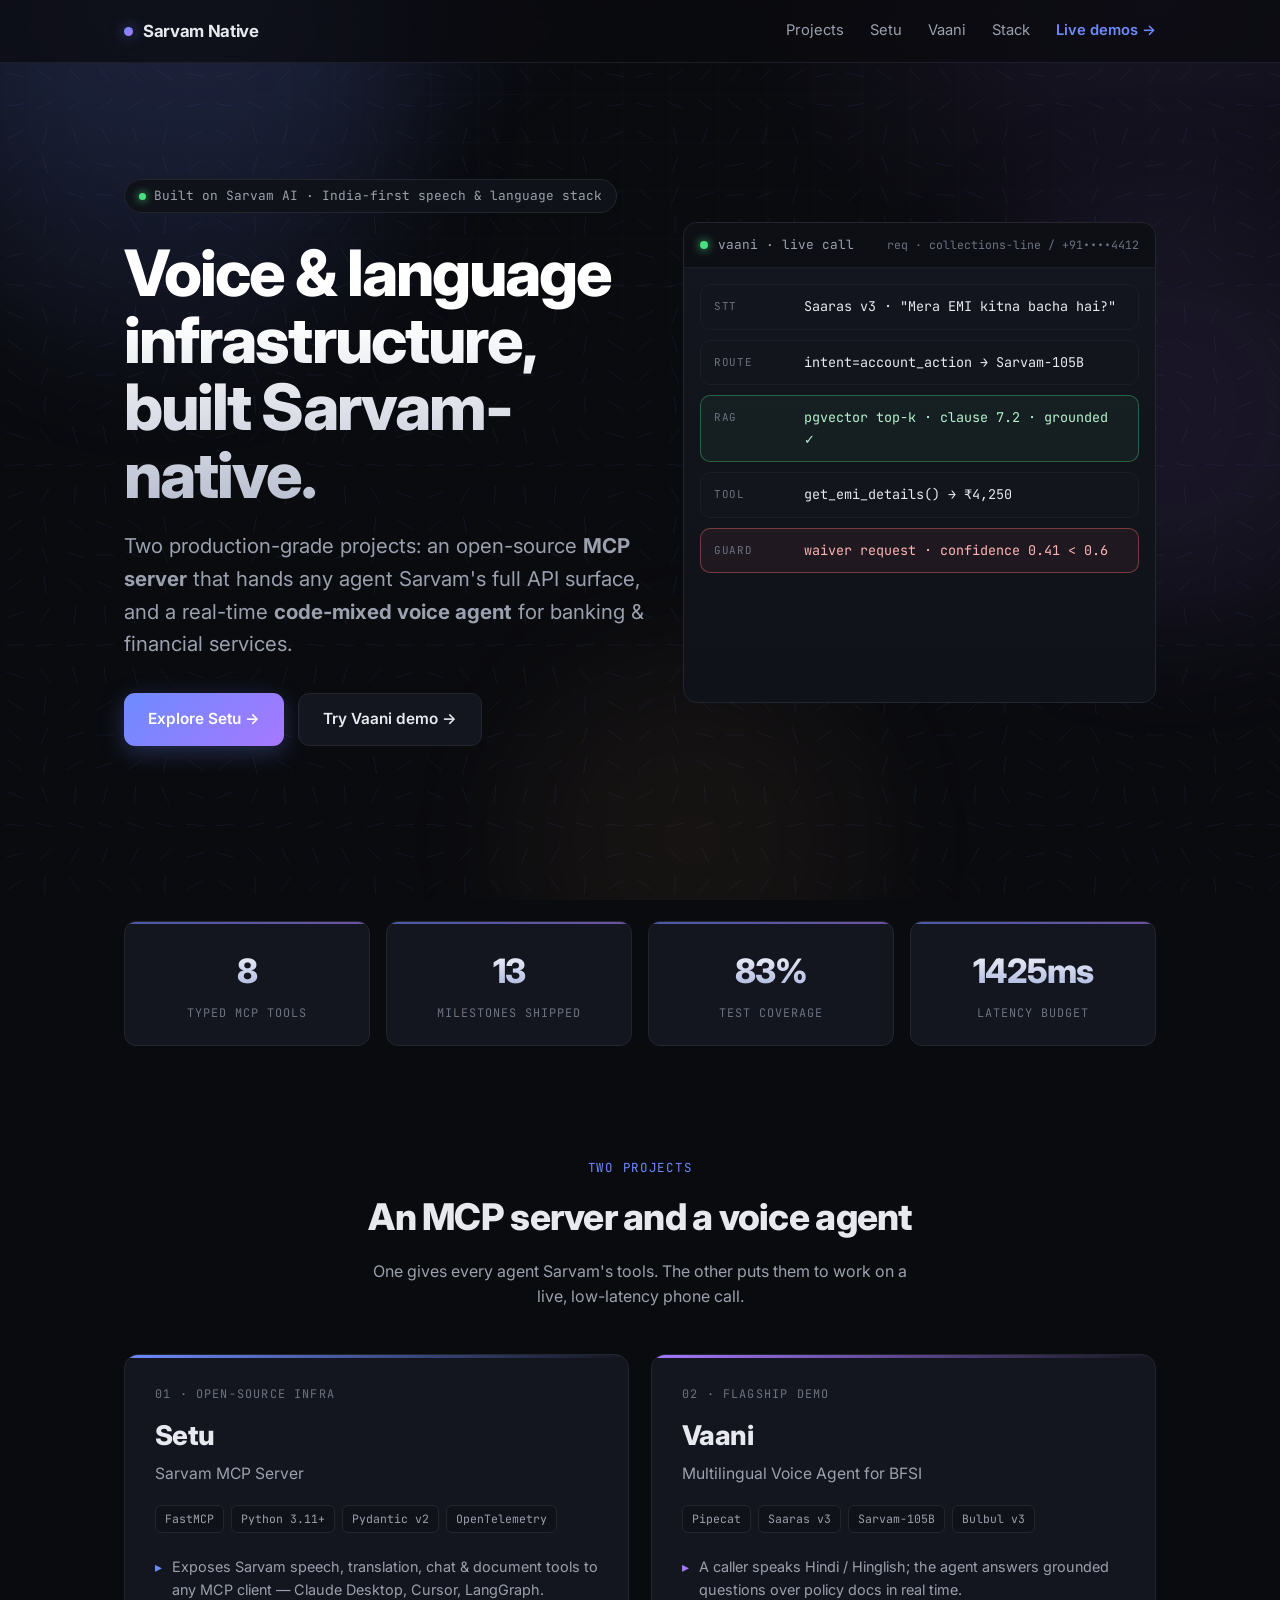
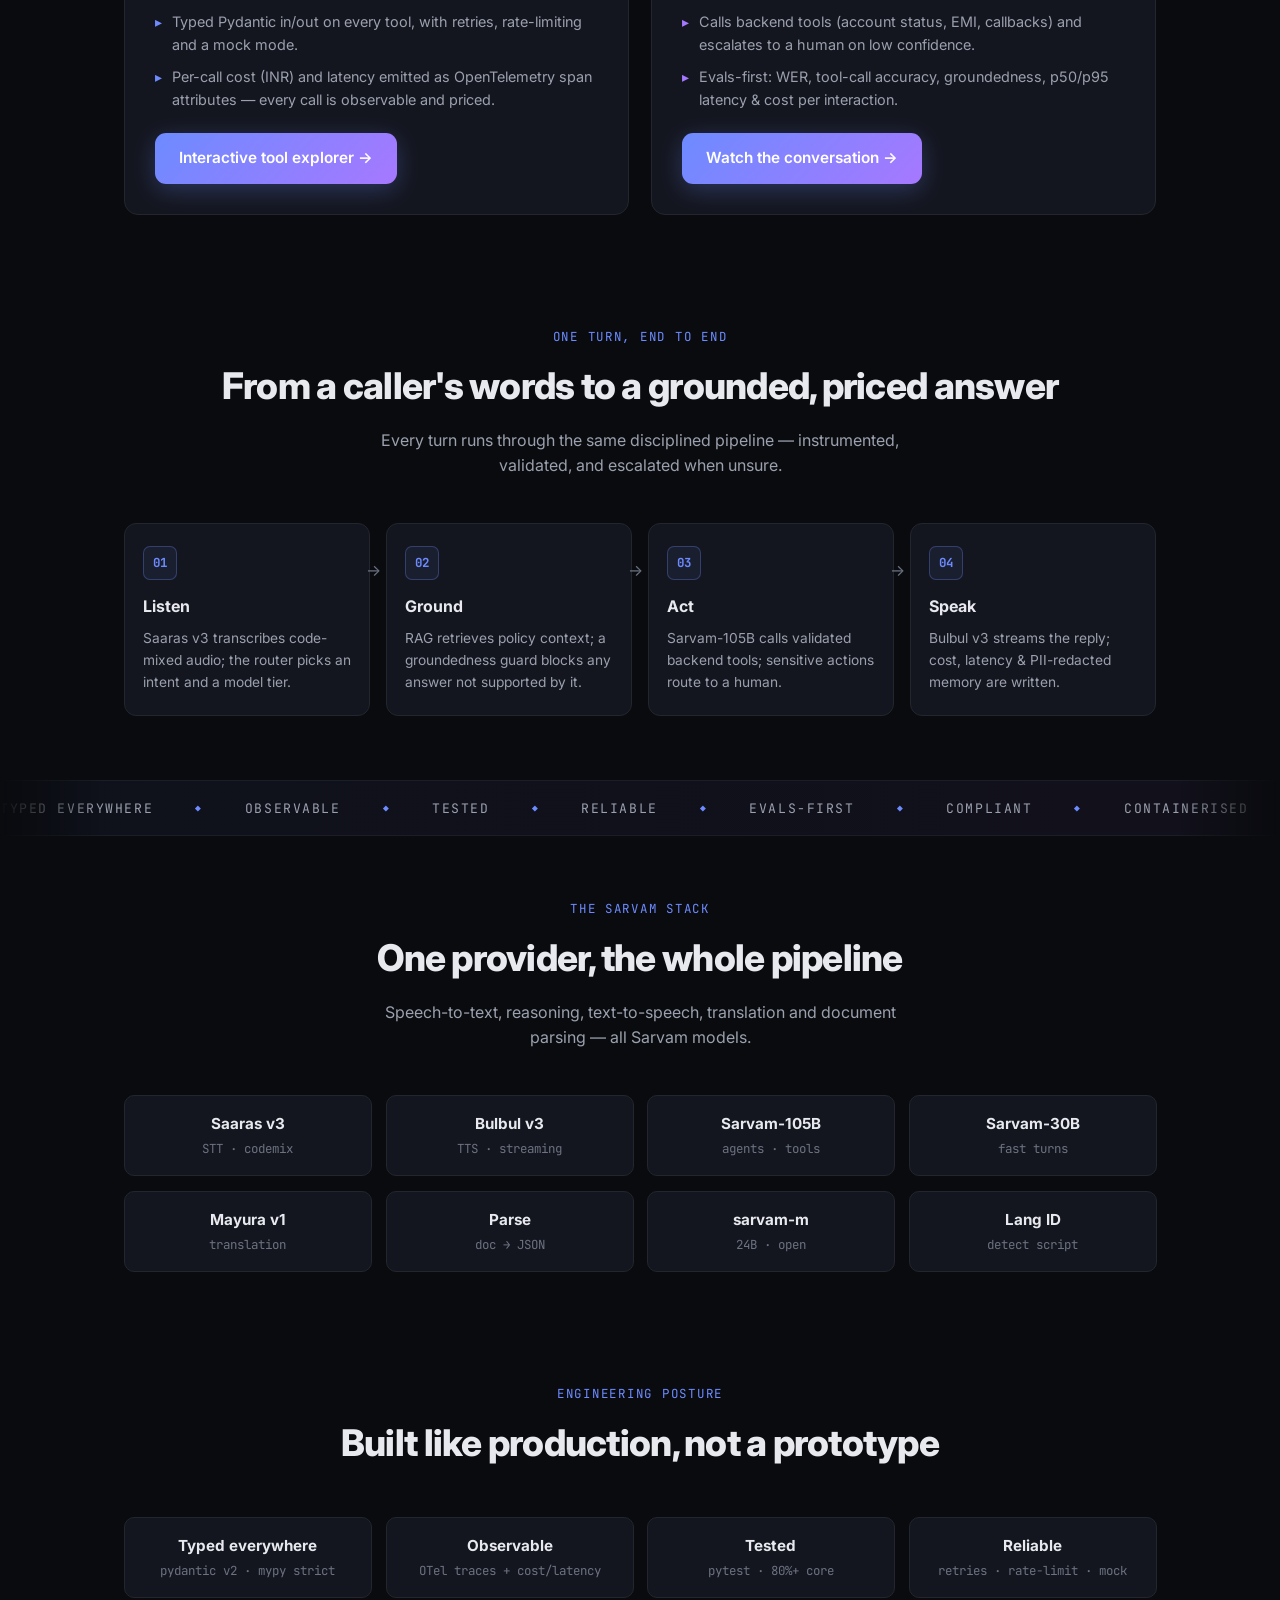
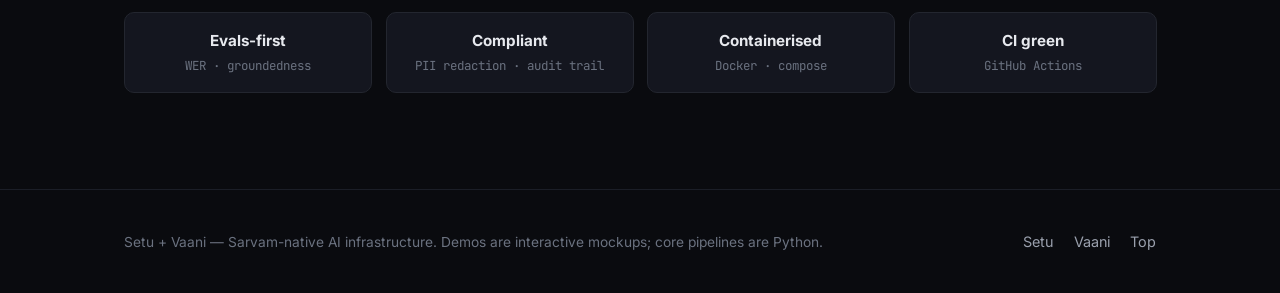
<file: index.html>
<!DOCTYPE html>
<html lang="en">
<head>
<meta charset="UTF-8">
<meta name="viewport" content="width=device-width, initial-scale=1.0">
<title>Setu + Vaani — Sarvam-native AI infrastructure</title>
<meta name="description" content="Two Sarvam-native projects: Setu, an open-source MCP server exposing Sarvam's API surface as typed tools, and Vaani, a real-time code-mixed voice agent for BFSI.">
<link rel="preconnect" href="https://fonts.googleapis.com">
<link href="https://fonts.googleapis.com/css2?family=Inter:wght@400;500;600;700;800&family=JetBrains+Mono:wght@400;500&display=swap" rel="stylesheet">
<link rel="stylesheet" href="styles.css">
<style>
  body{font-family:'Inter',var(--sans)} .mono,code,.field input,.diagram,.output{font-family:'JetBrains Mono',var(--mono)}
  /* page-local helpers */
  .hero .btns{margin-top:32px}
  .hero-grid{display:grid;grid-template-columns:1.05fr 0.95fr;gap:36px;align-items:center;text-align:left;margin-top:20px}
  @media(max-width:900px){.hero-grid{grid-template-columns:1fr;gap:28px}.hero{text-align:center}.hero .btns{justify-content:center}}
  .project-badge{display:inline-flex;align-items:center;gap:8px;font-family:'JetBrains Mono',monospace;font-size:0.72rem;color:var(--text-faint);text-transform:uppercase;letter-spacing:0.1em}
</style>
</head>
<body>
<nav>
  <div class="wrap">
    <div class="brand"><span class="dot"></span>Sarvam&nbsp;Native</div>
    <div class="nav-links">
      <a href="#projects">Projects</a>
      <a href="setu.html">Setu</a>
      <a href="vaani.html">Vaani</a>
      <a href="#stack">Stack</a>
      <a class="cta" href="setu.html">Live demos →</a>
    </div>
  </div>
</nav>

<header class="hero">
  <div class="wrap">
    <div class="hero-grid">
      <div>
        <div class="eyebrow reveal"><span class="pulse"></span> Built on Sarvam AI · India-first speech &amp; language stack</div>
        <h1 class="title reveal" style="--i:1;text-align:left">Voice &amp; language infrastructure,<br>built Sarvam-native.</h1>
        <p class="lead reveal" style="--i:2;margin-left:0;text-align:left">Two production-grade projects: an open-source <strong>MCP server</strong> that hands any agent Sarvam's full API surface, and a real-time <strong>code-mixed voice agent</strong> for banking &amp; financial services.</p>
        <div class="btns reveal" style="--i:3;justify-content:flex-start">
          <a class="btn primary" href="setu.html">Explore Setu →</a>
          <a class="btn" href="vaani.html">Try Vaani demo →</a>
        </div>
      </div>

      <!-- Live session panel — plays itself when scrolled into view -->
      <div class="live-panel reveal right glow tilt" style="--i:2" data-autoplay>
        <div class="live-head">
          <span class="live-dot"></span> vaani · live call
          <span class="spacer">req · collections-line / +91••••4412</span>
        </div>
        <div class="live-body">
          <div class="live-row"><span class="tag">STT</span><span class="val">Saaras v3 · "Mera EMI kitna bacha hai?"</span></div>
          <div class="live-row"><span class="tag">Route</span><span class="val">intent=account_action → Sarvam-105B</span></div>
          <div class="live-row ok"><span class="tag">RAG</span><span class="val">pgvector top-k · clause 7.2 · grounded ✓</span></div>
          <div class="live-row"><span class="tag">Tool</span><span class="val">get_emi_details() → ₹4,250</span></div>
          <div class="live-row risk"><span class="tag">Guard</span><span class="val">waiver request · confidence 0.41 &lt; 0.6</span></div>
          <div class="live-row"><span class="tag">TTS</span><span class="val">Bulbul v3 · anushka · streaming</span></div>
        </div>
        <div class="verdict" style="opacity:0;transition:opacity .4s">
          <span class="score">HITL</span>
          <span class="txt">escalate_to_human()</span>
          <span class="halt">warm transfer</span>
        </div>
      </div>
    </div>
  </div>
</header>

<!-- Marquee ticker band -->
<div class="marquee reveal">
  <div class="marquee-track">
    <span>Saaras v3 STT</span><span>Bulbul v3 TTS</span><span>Sarvam-105B</span><span>Sarvam-30B</span><span>Mayura translate</span><span>Parse · docs</span><span>MCP tools</span><span>RAG · pgvector</span><span>Evals-first</span><span>PII redaction</span>
    <span>Saaras v3 STT</span><span>Bulbul v3 TTS</span><span>Sarvam-105B</span><span>Sarvam-30B</span><span>Mayura translate</span><span>Parse · docs</span><span>MCP tools</span><span>RAG · pgvector</span><span>Evals-first</span><span>PII redaction</span>
  </div>
</div>

<!-- Count-up stat band -->
<section style="padding-top:36px">
  <div class="wrap">
    <div class="statband" data-stagger>
      <div class="stat reveal"><div class="num"><span data-count="8">0</span></div><div class="lbl">typed MCP tools</div></div>
      <div class="stat reveal"><div class="num"><span data-count="14" data-suffix="">0</span></div><div class="lbl">milestones shipped</div></div>
      <div class="stat reveal"><div class="num"><span data-count="87" data-suffix="%">0</span></div><div class="lbl">test coverage</div></div>
      <div class="stat reveal"><div class="num"><span data-count="1500" data-suffix="ms">0</span></div><div class="lbl">latency budget</div></div>
    </div>
  </div>
</section>

<section id="projects">
  <div class="wrap">
    <div class="section-head reveal">
      <div class="kicker">Two projects</div>
      <h2>An MCP server and a voice agent</h2>
      <p>One gives every agent Sarvam's tools. The other puts them to work on a live, low-latency phone call.</p>
    </div>
    <div class="projects" data-stagger>

      <div class="pcard setu reveal glow tilt">
        <span class="ptag">01 · Open-source infra</span>
        <h3>Setu</h3>
        <div class="sub">Sarvam MCP Server</div>
        <div class="chips">
          <span class="chip">FastMCP</span><span class="chip">Python 3.11+</span><span class="chip">Pydantic v2</span><span class="chip">OpenTelemetry</span>
        </div>
        <ul>
          <li>Exposes Sarvam speech, translation, chat &amp; document tools to any MCP client — Claude Desktop, Cursor, LangGraph.</li>
          <li>Typed Pydantic in/out on every tool, with retries, rate-limiting and a mock mode.</li>
          <li>Per-call cost (INR) and latency emitted as OpenTelemetry span attributes — every call is observable and priced.</li>
        </ul>
        <div class="foot">
          <a class="btn primary" href="setu.html">Interactive tool explorer →</a>
        </div>
      </div>

      <div class="pcard vaani reveal glow tilt">
        <span class="ptag">02 · Flagship demo</span>
        <h3>Vaani</h3>
        <div class="sub">Multilingual Voice Agent for BFSI</div>
        <div class="chips">
          <span class="chip">Pipecat</span><span class="chip">Saaras v3</span><span class="chip">Sarvam-105B</span><span class="chip">Bulbul v3</span>
        </div>
        <ul>
          <li>A caller speaks Hindi / Hinglish; the agent answers grounded questions over policy docs in real time.</li>
          <li>Calls backend tools (account status, EMI, callbacks) and escalates to a human on low confidence.</li>
          <li>Evals-first: WER, tool-call accuracy, groundedness, p50/p95 latency &amp; cost per interaction.</li>
        </ul>
        <div class="foot">
          <a class="btn primary" href="vaani.html">Watch the conversation →</a>
        </div>
      </div>

    </div>
  </div>
</section>

<!-- Process stepper: how a turn flows -->
<section>
  <div class="wrap">
    <div class="section-head reveal">
      <div class="kicker">One turn, end to end</div>
      <h2>From a caller's words to a grounded, priced answer</h2>
      <p>Every turn runs through the same disciplined pipeline — instrumented, validated, and escalated when unsure.</p>
    </div>
    <div class="process" data-stagger>
      <div class="pstep reveal"><div class="pn">01</div><h5>Listen</h5><p>Saaras v3 transcribes code-mixed audio; the router picks an intent and a model tier.</p><span class="arrow">→</span></div>
      <div class="pstep reveal"><div class="pn">02</div><h5>Ground</h5><p>RAG retrieves policy context; a groundedness guard blocks any answer not supported by it.</p><span class="arrow">→</span></div>
      <div class="pstep reveal"><div class="pn">03</div><h5>Act</h5><p>Sarvam-105B calls validated backend tools; sensitive actions route to a human.</p><span class="arrow">→</span></div>
      <div class="pstep reveal"><div class="pn">04</div><h5>Speak</h5><p>Bulbul v3 streams the reply; cost, latency &amp; PII-redacted memory are written.</p></div>
    </div>
  </div>
</section>

<div class="marquee rev reveal">
  <div class="marquee-track">
    <span>typed everywhere</span><span>observable</span><span>tested</span><span>reliable</span><span>evals-first</span><span>compliant</span><span>containerised</span><span>CI green</span>
    <span>typed everywhere</span><span>observable</span><span>tested</span><span>reliable</span><span>evals-first</span><span>compliant</span><span>containerised</span><span>CI green</span>
  </div>
</div>

<section id="stack">
  <div class="wrap">
    <div class="section-head reveal">
      <div class="kicker">The Sarvam stack</div>
      <h2>One provider, the whole pipeline</h2>
      <p>Speech-to-text, reasoning, text-to-speech, translation and document parsing — all Sarvam models.</p>
    </div>
    <div class="stack-grid" data-stagger>
      <div class="scell reveal"><div class="n">Saaras v3</div><div class="d">STT · codemix</div></div>
      <div class="scell reveal"><div class="n">Bulbul v3</div><div class="d">TTS · streaming</div></div>
      <div class="scell reveal"><div class="n">Sarvam-105B</div><div class="d">agents · tools</div></div>
      <div class="scell reveal"><div class="n">Sarvam-30B</div><div class="d">fast turns</div></div>
      <div class="scell reveal"><div class="n">Mayura v1</div><div class="d">translation</div></div>
      <div class="scell reveal"><div class="n">Parse</div><div class="d">doc → JSON</div></div>
      <div class="scell reveal"><div class="n">sarvam-m</div><div class="d">24B · open</div></div>
      <div class="scell reveal"><div class="n">Lang ID</div><div class="d">detect script</div></div>
    </div>
  </div>
</section>

<section>
  <div class="wrap">
    <div class="section-head reveal">
      <div class="kicker">Engineering posture</div>
      <h2>Built like production, not a prototype</h2>
    </div>
    <div class="stack-grid" data-stagger>
      <div class="scell reveal"><div class="n">Typed everywhere</div><div class="d">pydantic v2 · mypy strict</div></div>
      <div class="scell reveal"><div class="n">Observable</div><div class="d">OTel traces + cost/latency</div></div>
      <div class="scell reveal"><div class="n">Tested</div><div class="d">pytest · 80%+ core</div></div>
      <div class="scell reveal"><div class="n">Reliable</div><div class="d">retries · rate-limit · mock</div></div>
      <div class="scell reveal"><div class="n">Evals-first</div><div class="d">WER · groundedness</div></div>
      <div class="scell reveal"><div class="n">Compliant</div><div class="d">PII redaction · audit trail</div></div>
      <div class="scell reveal"><div class="n">Containerised</div><div class="d">Docker · compose</div></div>
      <div class="scell reveal"><div class="n">CI green</div><div class="d">GitHub Actions</div></div>
    </div>
  </div>
</section>

<footer>
  <div class="wrap">
    <div class="muted">Setu + Vaani — Sarvam-native AI infrastructure. Demos are interactive mockups; core pipelines are Python.</div>
    <div class="links">
      <a href="setu.html">Setu</a>
      <a href="vaani.html">Vaani</a>
      <a href="#projects">Top</a>
    </div>
  </div>
</footer>

<script src="app.js" defer></script>
</body>
</html>
</file>
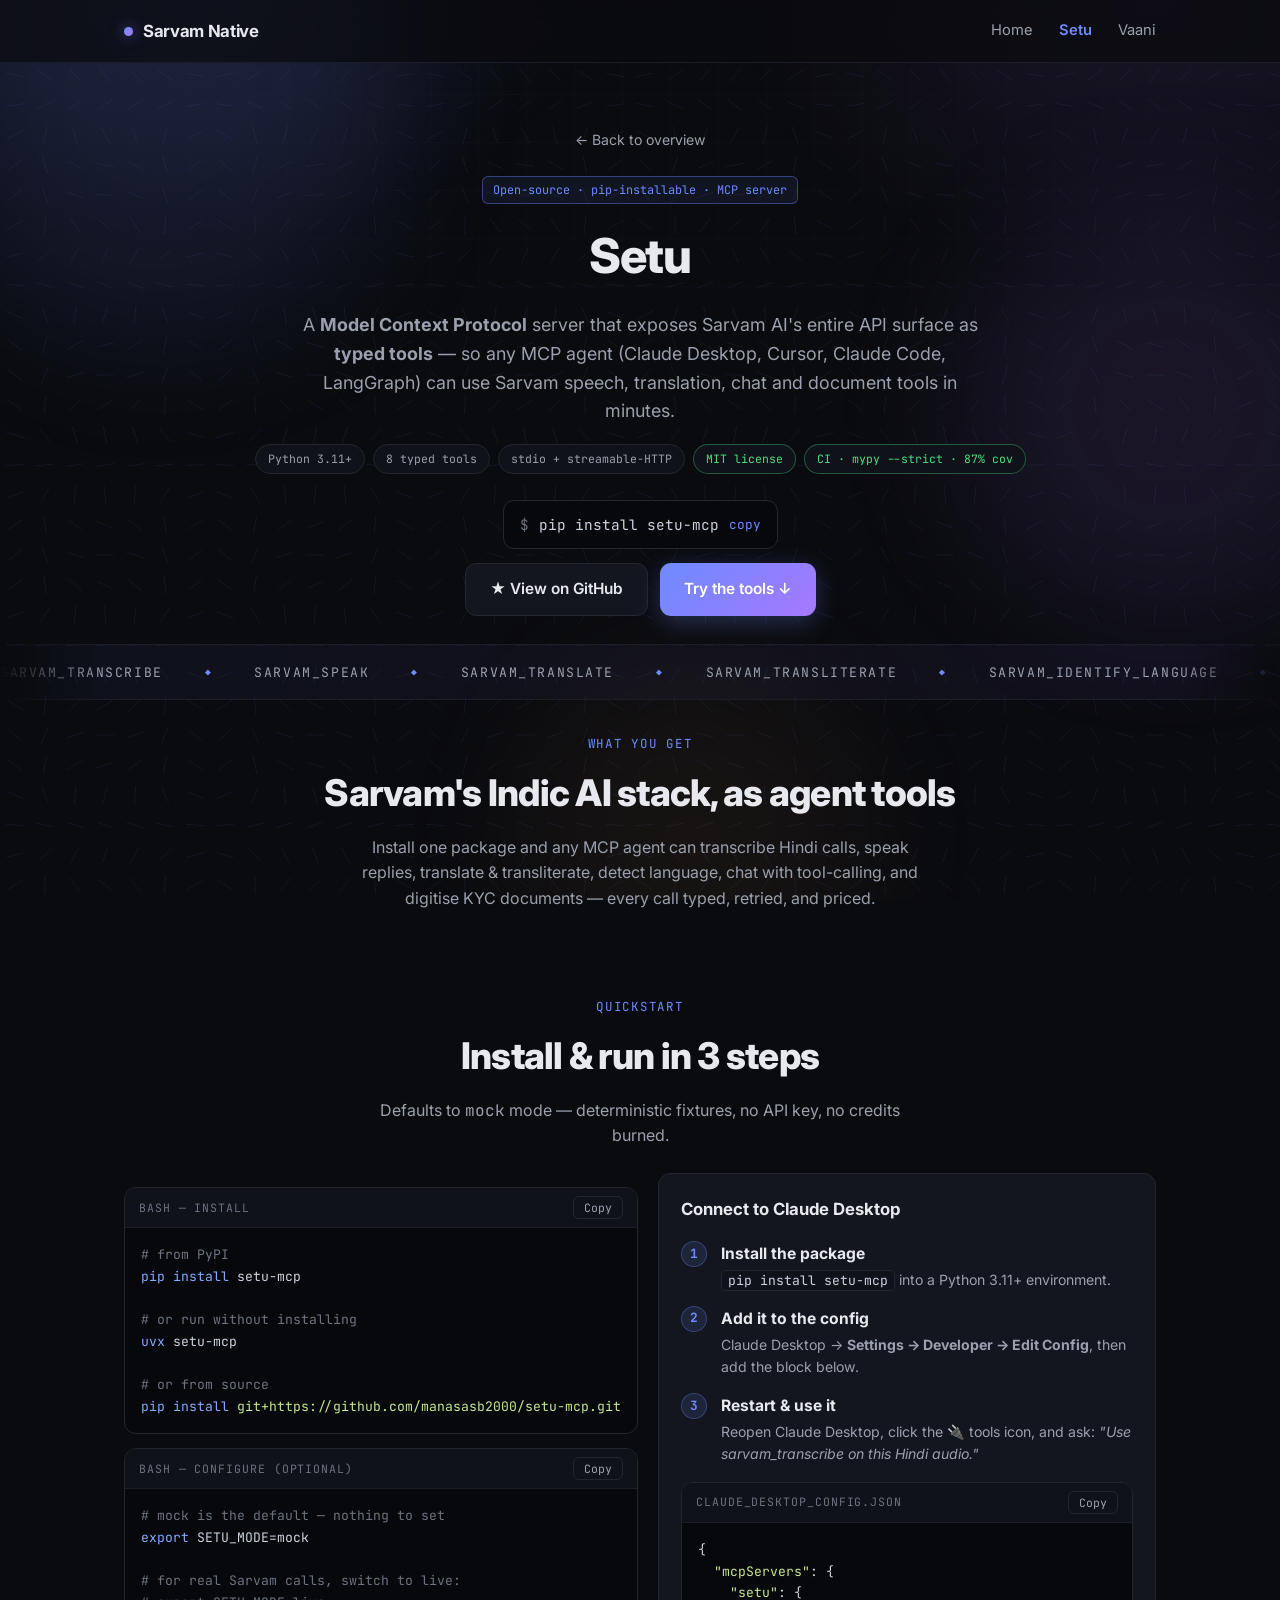
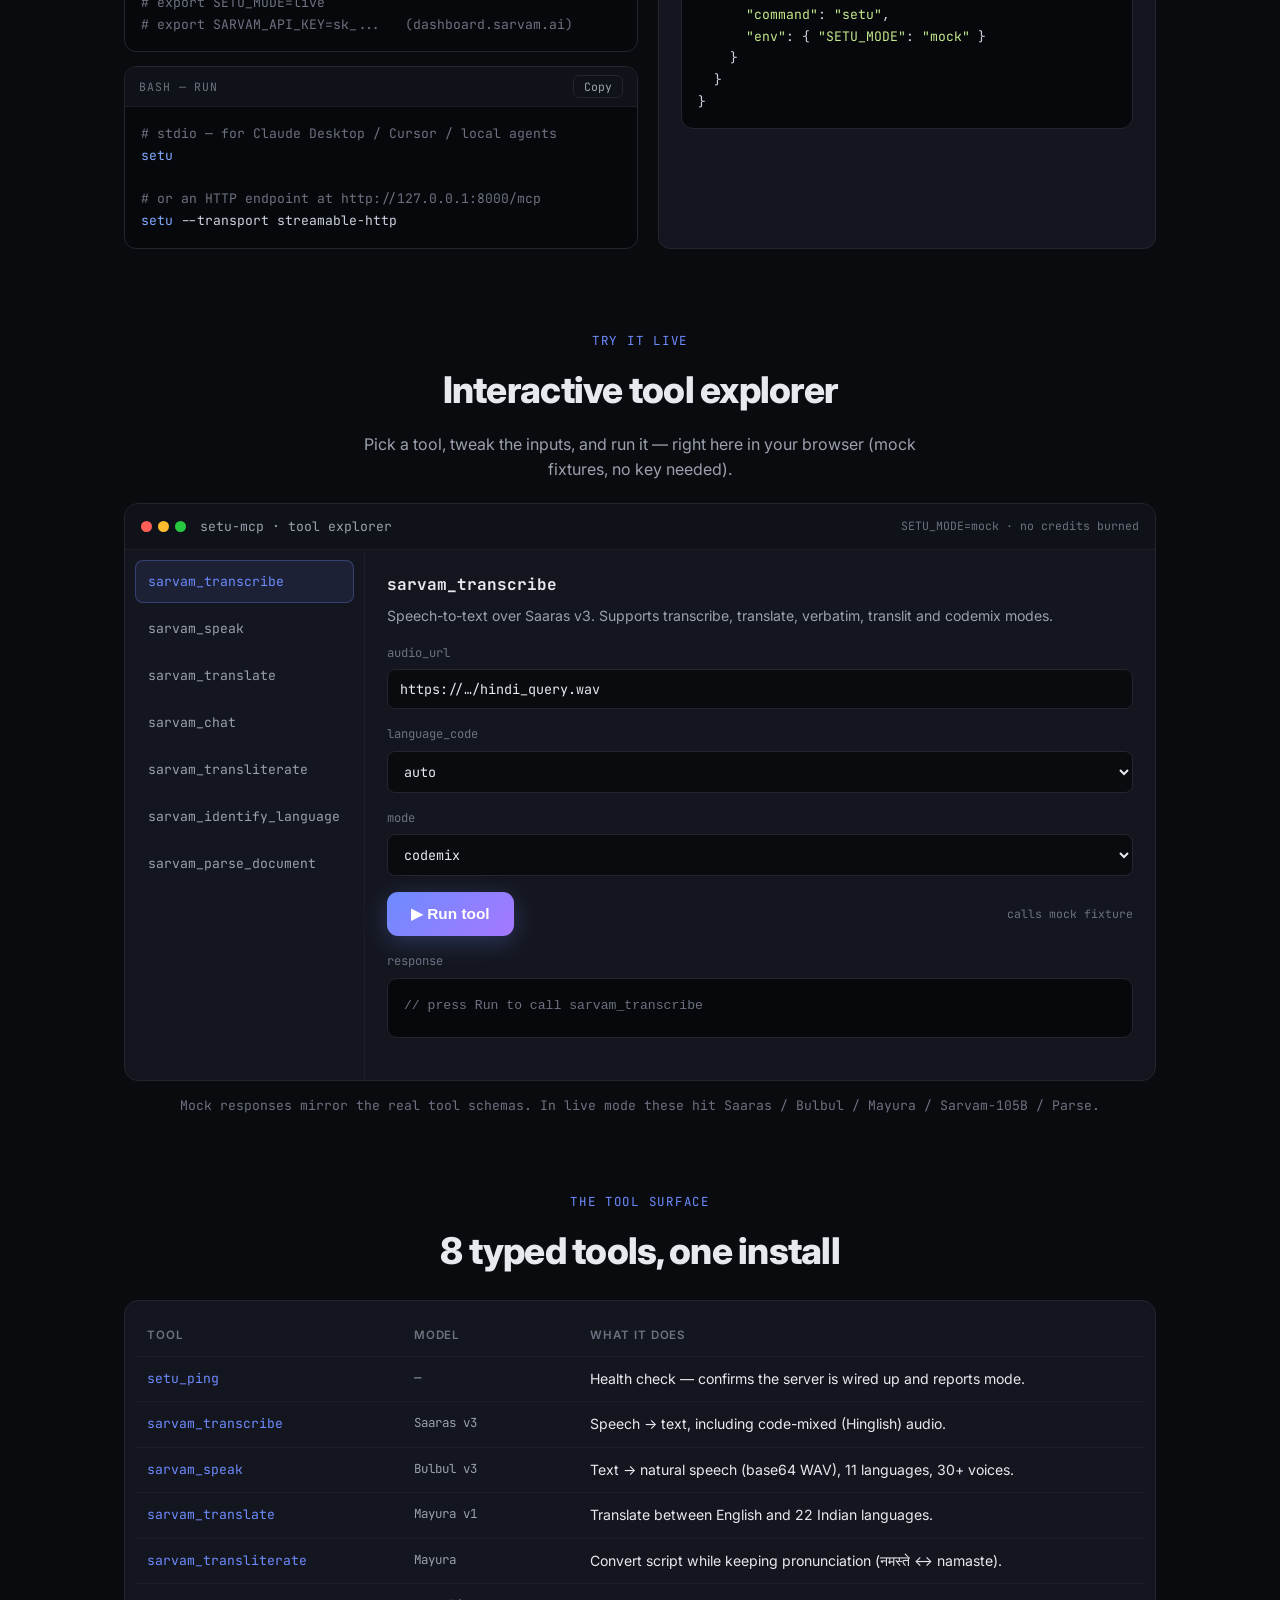
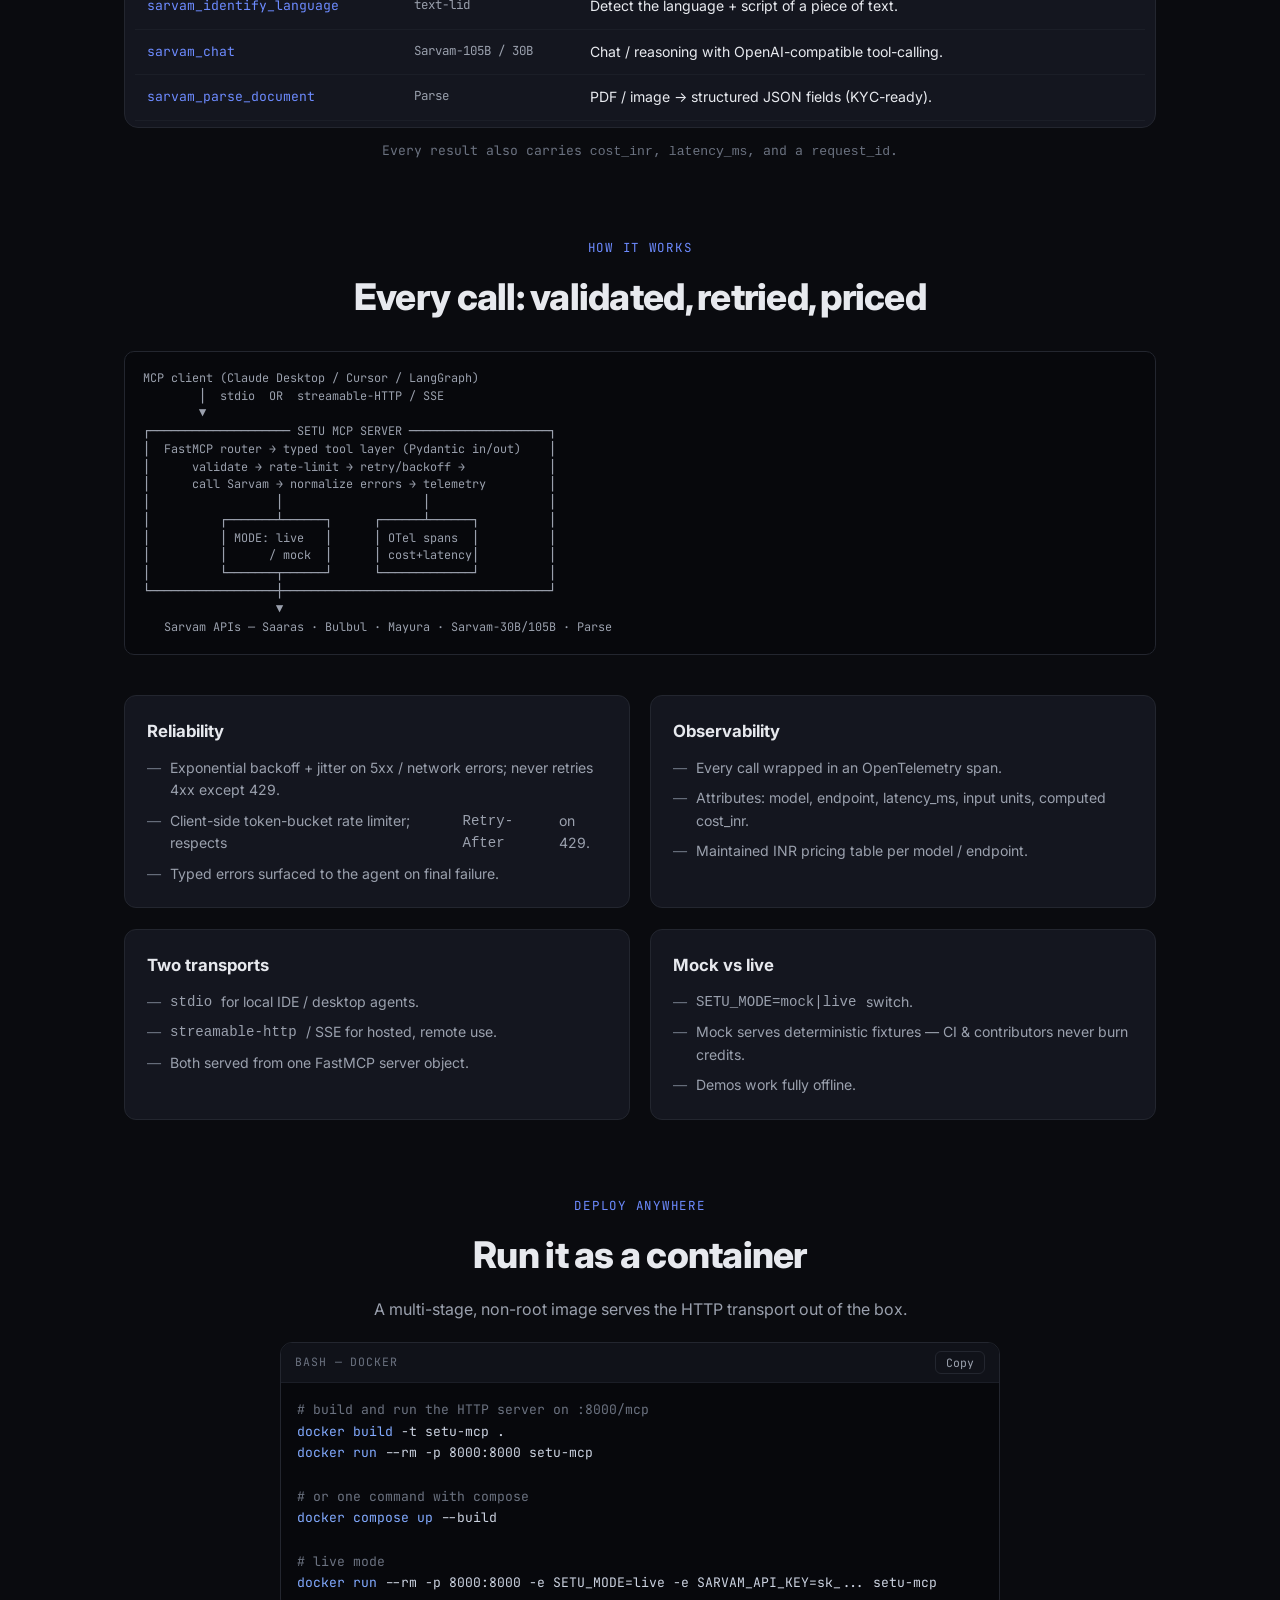
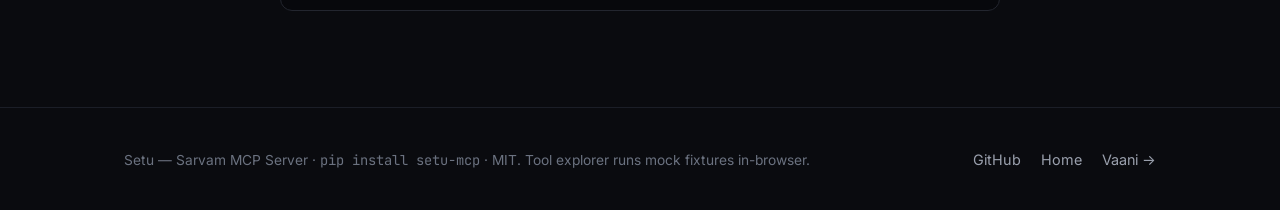
<file: setu.html>
<!DOCTYPE html>
<html lang="en">
<head>
<meta charset="UTF-8">
<meta name="viewport" content="width=device-width, initial-scale=1.0">
<title>Setu — Sarvam MCP Server</title>
<meta name="description" content="Setu: an open-source, pip-installable MCP server exposing Sarvam AI's full API surface as typed tools. Install, connect to Claude Desktop, and call Sarvam speech/translation/chat/document tools in minutes.">
<link rel="preconnect" href="https://fonts.googleapis.com">
<link href="https://fonts.googleapis.com/css2?family=Inter:wght@400;500;600;700;800&family=JetBrains+Mono:wght@400;500&display=swap" rel="stylesheet">
<link rel="stylesheet" href="styles.css">
<style>
  body{font-family:'Inter',var(--sans)}
  .hero-badges{display:flex;flex-wrap:wrap;gap:8px;justify-content:center;margin-top:18px}
  .pill{font-family:'JetBrains Mono',monospace;font-size:0.72rem;color:var(--text-dim);border:1px solid var(--border);border-radius:999px;padding:5px 12px;background:var(--bg-soft)}
  .pill.ok{color:var(--green);border-color:rgba(74,222,128,0.35)}
  .hero-cta{display:flex;gap:12px;justify-content:center;flex-wrap:wrap;margin-top:26px}
  .install-hero{display:inline-flex;align-items:center;gap:10px;font-family:'JetBrains Mono',monospace;font-size:0.9rem;background:#07080c;border:1px solid var(--border);border-radius:11px;padding:12px 16px;color:#cbd2e0}
  .install-hero .dollar{color:var(--text-faint)}
  .install-hero button{background:none;border:none;color:var(--accent);cursor:pointer;font-family:inherit;font-size:0.8rem}
  /* code block */
  .code{border:1px solid var(--border);border-radius:12px;overflow:hidden;background:#07080c;margin-top:14px}
  .code-head{display:flex;align-items:center;justify-content:space-between;padding:8px 14px;border-bottom:1px solid var(--border-soft);background:var(--bg-soft)}
  .code-head .lang{font-family:'JetBrains Mono',monospace;font-size:0.72rem;color:var(--text-faint);text-transform:uppercase;letter-spacing:0.08em}
  .code-head .copy{background:none;border:1px solid var(--border);border-radius:6px;color:var(--text-dim);font-size:0.72rem;padding:3px 10px;cursor:pointer;font-family:'JetBrains Mono',monospace}
  .code-head .copy:hover{color:var(--text);border-color:#3a3f4d}
  .code pre{margin:0;padding:16px;overflow-x:auto;font-family:'JetBrains Mono',monospace;font-size:0.82rem;line-height:1.65;color:#cbd2e0;white-space:pre}
  .code .cm{color:#6b7280}      /* comment */
  .code .kw{color:#82aaff}      /* command */
  .code .st{color:#c3e88d}      /* string */
  /* numbered steps */
  .steps{display:flex;flex-direction:column;gap:14px;margin-top:18px}
  .step{display:flex;gap:14px;align-items:flex-start}
  .step .num{flex-shrink:0;width:26px;height:26px;border-radius:50%;background:rgba(109,139,255,0.12);color:var(--accent);border:1px solid rgba(109,139,255,0.3);display:flex;align-items:center;justify-content:center;font-size:0.8rem;font-weight:700;font-family:'JetBrains Mono',monospace}
  .step .body{flex:1}
  .step .body h5{font-size:0.98rem;margin-bottom:3px}
  .step .body p{font-size:0.88rem;color:var(--text-dim)}
  .step .body code{font-family:'JetBrains Mono',monospace;font-size:0.82rem;background:var(--bg-soft);border:1px solid var(--border);border-radius:5px;padding:1px 6px;color:#cbd2e0}
  /* tools table */
  .tool-table{width:100%;border-collapse:collapse;margin-top:8px;font-size:0.88rem}
  .tool-table th,.tool-table td{text-align:left;padding:11px 12px;border-bottom:1px solid var(--border-soft);vertical-align:top}
  .tool-table th{font-size:0.72rem;text-transform:uppercase;letter-spacing:0.08em;color:var(--text-faint);font-weight:600}
  .tool-table td.name{font-family:'JetBrains Mono',monospace;color:var(--accent);white-space:nowrap;font-size:0.82rem}
  .tool-table td.model{font-family:'JetBrains Mono',monospace;color:var(--text-dim);font-size:0.78rem;white-space:nowrap}
  .tool-table tr:hover td{background:var(--bg-soft)}
  .two-col{display:grid;grid-template-columns:1fr 1fr;gap:20px}
  @media(max-width:760px){.two-col{grid-template-columns:1fr}}
</style>
</head>
<body>
<nav>
  <div class="wrap">
    <div class="brand"><span class="dot"></span>Sarvam&nbsp;Native</div>
    <div class="nav-links">
      <a href="index.html">Home</a>
      <a href="setu.html" class="cta">Setu</a>
      <a href="vaani.html">Vaani</a>
    </div>
  </div>
</nav>

<header class="page-hero" style="text-align:center">
  <div class="wrap">
    <a class="back" href="index.html" style="display:inline-block">← Back to overview</a>
    <div><span class="badge setu">Open-source · pip-installable · MCP server</span></div>
    <h1>Setu</h1>
    <p class="lead" style="margin-inline:auto">A <strong>Model Context Protocol</strong> server that exposes Sarvam AI's entire API surface as <strong>typed tools</strong> — so any MCP agent (Claude Desktop, Cursor, Claude Code, LangGraph) can use Sarvam speech, translation, chat and document tools in minutes.</p>

    <div class="hero-badges">
      <span class="pill">Python 3.11+</span>
      <span class="pill">8 typed tools</span>
      <span class="pill">stdio + streamable-HTTP</span>
      <span class="pill ok">MIT license</span>
      <span class="pill ok">CI · mypy --strict · 87% cov</span>
    </div>

    <div class="hero-cta">
      <div class="install-hero"><span class="dollar">$</span> pip install setu-mcp <button onclick="copyText('pip install setu-mcp', this)">copy</button></div>
    </div>
    <div class="hero-cta" style="margin-top:14px">
      <a class="btn" href="https://github.com/manasasb2000/setu-mcp" target="_blank">★ View on GitHub</a>
      <a class="btn primary" href="#tools">Try the tools ↓</a>
    </div>
  </div>
</header>

<!-- Marquee ticker band -->
<div class="marquee reveal">
  <div class="marquee-track">
    <span>sarvam_transcribe</span><span>sarvam_speak</span><span>sarvam_translate</span><span>sarvam_transliterate</span><span>sarvam_identify_language</span><span>sarvam_chat</span><span>sarvam_parse_document</span><span>setu_ping</span>
    <span>sarvam_transcribe</span><span>sarvam_speak</span><span>sarvam_translate</span><span>sarvam_transliterate</span><span>sarvam_identify_language</span><span>sarvam_chat</span><span>sarvam_parse_document</span><span>setu_ping</span>
  </div>
</div>

<!-- ── What it is / uses ─────────────────────────────────────────── -->
<section style="padding-top:26px">
  <div class="wrap">
    <div class="section-head reveal" style="margin-bottom:24px">
      <div class="kicker">What you get</div>
      <h2>Sarvam's Indic AI stack, as agent tools</h2>
      <p>Install one package and any MCP agent can transcribe Hindi calls, speak replies, translate &amp; transliterate, detect language, chat with tool-calling, and digitise KYC documents — every call typed, retried, and priced.</p>
    </div>
  </div>
</section>

<!-- ── Install & run ─────────────────────────────────────────────── -->
<section style="padding-top:6px">
  <div class="wrap">
    <div class="section-head reveal" style="margin-bottom:24px">
      <div class="kicker">Quickstart</div>
      <h2>Install &amp; run in 3 steps</h2>
      <p>Defaults to <code style="font-family:'JetBrains Mono',monospace">mock</code> mode — deterministic fixtures, no API key, no credits burned.</p>
    </div>

    <div class="two-col">
      <div>
        <div class="code">
          <div class="code-head"><span class="lang">bash — install</span><button class="copy" onclick="copyCode(this)">Copy</button></div>
<pre><span class="cm"># from PyPI</span>
<span class="kw">pip install</span> setu-mcp

<span class="cm"># or run without installing</span>
<span class="kw">uvx</span> setu-mcp

<span class="cm"># or from source</span>
<span class="kw">pip install</span> <span class="st">git+https://github.com/manasasb2000/setu-mcp.git</span></pre>
        </div>

        <div class="code">
          <div class="code-head"><span class="lang">bash — configure (optional)</span><button class="copy" onclick="copyCode(this)">Copy</button></div>
<pre><span class="cm"># mock is the default — nothing to set</span>
<span class="kw">export</span> SETU_MODE=mock

<span class="cm"># for real Sarvam calls, switch to live:</span>
<span class="cm"># export SETU_MODE=live</span>
<span class="cm"># export SARVAM_API_KEY=sk_...   (dashboard.sarvam.ai)</span></pre>
        </div>

        <div class="code">
          <div class="code-head"><span class="lang">bash — run</span><button class="copy" onclick="copyCode(this)">Copy</button></div>
<pre><span class="cm"># stdio — for Claude Desktop / Cursor / local agents</span>
<span class="kw">setu</span>

<span class="cm"># or an HTTP endpoint at http://127.0.0.1:8000/mcp</span>
<span class="kw">setu</span> --transport streamable-http</pre>
        </div>
      </div>

      <div>
        <div class="info-card" style="height:100%">
          <h4>Connect to Claude Desktop</h4>
          <div class="steps">
            <div class="step"><div class="num">1</div><div class="body"><h5>Install the package</h5><p><code>pip install setu-mcp</code> into a Python 3.11+ environment.</p></div></div>
            <div class="step"><div class="num">2</div><div class="body"><h5>Add it to the config</h5><p>Claude Desktop → <strong>Settings → Developer → Edit Config</strong>, then add the block below.</p></div></div>
            <div class="step"><div class="num">3</div><div class="body"><h5>Restart &amp; use it</h5><p>Reopen Claude Desktop, click the 🔌 tools icon, and ask: <em>"Use sarvam_transcribe on this Hindi audio."</em></p></div></div>
          </div>
          <div class="code" style="margin-top:16px">
            <div class="code-head"><span class="lang">claude_desktop_config.json</span><button class="copy" onclick="copyCode(this)">Copy</button></div>
<pre>{
  <span class="st">"mcpServers"</span>: {
    <span class="st">"setu"</span>: {
      <span class="st">"command"</span>: <span class="st">"setu"</span>,
      <span class="st">"env"</span>: { <span class="st">"SETU_MODE"</span>: <span class="st">"mock"</span> }
    }
  }
}</pre>
          </div>
        </div>
      </div>
    </div>
  </div>
</section>

<!-- ── Interactive explorer ──────────────────────────────────────── -->
<section id="tools" style="padding-top:26px">
  <div class="wrap">
    <div class="section-head reveal" style="margin-bottom:20px">
      <div class="kicker">Try it live</div>
      <h2>Interactive tool explorer</h2>
      <p>Pick a tool, tweak the inputs, and run it — right here in your browser (mock fixtures, no key needed).</p>
    </div>
    <div class="demo-box">
      <div class="demo-head">
        <div class="dots"><span></span><span></span><span></span></div>
        <span class="title">setu-mcp · tool explorer</span>
        <span class="demo-note">SETU_MODE=mock · no credits burned</span>
      </div>
      <div class="explorer">
        <div class="tool-list" id="toolList"></div>
        <div class="tool-panel" id="toolPanel"></div>
      </div>
    </div>
    <p style="text-align:center;color:var(--text-faint);font-size:0.82rem;margin-top:14px;font-family:'JetBrains Mono',monospace">
      Mock responses mirror the real tool schemas. In live mode these hit Saaras / Bulbul / Mayura / Sarvam-105B / Parse.
    </p>
  </div>
</section>

<!-- ── The tools ─────────────────────────────────────────────────── -->
<section style="padding-top:20px">
  <div class="wrap">
    <div class="section-head reveal" style="margin-bottom:20px">
      <div class="kicker">The tool surface</div>
      <h2>8 typed tools, one install</h2>
    </div>
    <div class="demo-box" style="padding:6px 10px">
      <table class="tool-table">
        <thead><tr><th>Tool</th><th>Model</th><th>What it does</th></tr></thead>
        <tbody>
          <tr><td class="name">setu_ping</td><td class="model">—</td><td>Health check — confirms the server is wired up and reports mode.</td></tr>
          <tr><td class="name">sarvam_transcribe</td><td class="model">Saaras v3</td><td>Speech → text, including code-mixed (Hinglish) audio.</td></tr>
          <tr><td class="name">sarvam_speak</td><td class="model">Bulbul v3</td><td>Text → natural speech (base64 WAV), 11 languages, 30+ voices.</td></tr>
          <tr><td class="name">sarvam_translate</td><td class="model">Mayura v1</td><td>Translate between English and 22 Indian languages.</td></tr>
          <tr><td class="name">sarvam_transliterate</td><td class="model">Mayura</td><td>Convert script while keeping pronunciation (नमस्ते ↔ namaste).</td></tr>
          <tr><td class="name">sarvam_identify_language</td><td class="model">text-lid</td><td>Detect the language + script of a piece of text.</td></tr>
          <tr><td class="name">sarvam_chat</td><td class="model">Sarvam-105B / 30B</td><td>Chat / reasoning with OpenAI-compatible tool-calling.</td></tr>
          <tr><td class="name">sarvam_parse_document</td><td class="model">Parse</td><td>PDF / image → structured JSON fields (KYC-ready).</td></tr>
        </tbody>
      </table>
    </div>
    <p style="text-align:center;color:var(--text-faint);font-size:0.82rem;margin-top:12px;font-family:'JetBrains Mono',monospace">
      Every result also carries <code>cost_inr</code>, <code>latency_ms</code>, and a <code>request_id</code>.
    </p>
  </div>
</section>

<!-- ── How it works ──────────────────────────────────────────────── -->
<section style="padding-top:20px">
  <div class="wrap">
    <div class="section-head reveal" style="margin-bottom:24px">
      <div class="kicker">How it works</div>
      <h2>Every call: validated, retried, priced</h2>
    </div>
    <div class="diagram">MCP client (Claude Desktop / Cursor / LangGraph)
        │  stdio  OR  streamable-HTTP / SSE
        ▼
┌──────────────────── SETU MCP SERVER ────────────────────┐
│  FastMCP router → typed tool layer (Pydantic in/out)    │
│      validate → rate-limit → retry/backoff →            │
│      call Sarvam → normalize errors → telemetry         │
│                  │                    │                 │
│          ┌───────┴──────┐      ┌──────┴──────┐          │
│          │ MODE: live   │      │ OTel spans  │          │
│          │      / mock  │      │ cost+latency│          │
│          └───────┬──────┘      └─────────────┘          │
└──────────────────┼──────────────────────────────────────┘
                   ▼
   Sarvam APIs — Saaras · Bulbul · Mayura · Sarvam-30B/105B · Parse</div>

    <div class="info-grid">
      <div class="info-card reveal glow">
        <h4>Reliability</h4>
        <ul>
          <li>Exponential backoff + jitter on 5xx / network errors; never retries 4xx except 429.</li>
          <li>Client-side token-bucket rate limiter; respects <code>Retry-After</code> on 429.</li>
          <li>Typed errors surfaced to the agent on final failure.</li>
        </ul>
      </div>
      <div class="info-card reveal glow">
        <h4>Observability</h4>
        <ul>
          <li>Every call wrapped in an OpenTelemetry span.</li>
          <li>Attributes: model, endpoint, latency_ms, input units, computed cost_inr.</li>
          <li>Maintained INR pricing table per model / endpoint.</li>
        </ul>
      </div>
      <div class="info-card reveal glow">
        <h4>Two transports</h4>
        <ul>
          <li><code>stdio</code> for local IDE / desktop agents.</li>
          <li><code>streamable-http</code> / SSE for hosted, remote use.</li>
          <li>Both served from one FastMCP server object.</li>
        </ul>
      </div>
      <div class="info-card reveal glow">
        <h4>Mock vs live</h4>
        <ul>
          <li><code>SETU_MODE=mock|live</code> switch.</li>
          <li>Mock serves deterministic fixtures — CI &amp; contributors never burn credits.</li>
          <li>Demos work fully offline.</li>
        </ul>
      </div>
    </div>
  </div>
</section>

<!-- ── Deploy ────────────────────────────────────────────────────── -->
<section style="padding-top:20px">
  <div class="wrap">
    <div class="section-head reveal" style="margin-bottom:20px">
      <div class="kicker">Deploy anywhere</div>
      <h2>Run it as a container</h2>
      <p>A multi-stage, non-root image serves the HTTP transport out of the box.</p>
    </div>
    <div class="code" style="max-width:720px;margin-inline:auto">
      <div class="code-head"><span class="lang">bash — docker</span><button class="copy" onclick="copyCode(this)">Copy</button></div>
<pre><span class="cm"># build and run the HTTP server on :8000/mcp</span>
<span class="kw">docker build</span> -t setu-mcp .
<span class="kw">docker run</span> --rm -p 8000:8000 setu-mcp

<span class="cm"># or one command with compose</span>
<span class="kw">docker compose up</span> --build

<span class="cm"># live mode</span>
<span class="kw">docker run</span> --rm -p 8000:8000 -e SETU_MODE=live -e SARVAM_API_KEY=sk_... setu-mcp</pre>
    </div>
  </div>
</section>

<footer>
  <div class="wrap">
    <div class="muted">Setu — Sarvam MCP Server · <code style="font-family:'JetBrains Mono',monospace">pip install setu-mcp</code> · MIT. Tool explorer runs mock fixtures in-browser.</div>
    <div class="links">
      <a href="https://github.com/manasasb2000/setu-mcp" target="_blank">GitHub</a>
      <a href="index.html">Home</a>
      <a href="vaani.html">Vaani →</a>
    </div>
  </div>
</footer>

<script>
/* copy helpers */
function copyText(text, btn){
  navigator.clipboard.writeText(text).then(()=>{ const o=btn.textContent; btn.textContent='copied ✓'; setTimeout(()=>btn.textContent=o,1200); });
}
function copyCode(btn){
  const pre = btn.closest('.code').querySelector('pre');
  navigator.clipboard.writeText(pre.innerText).then(()=>{ const o=btn.textContent; btn.textContent='Copied ✓'; setTimeout(()=>btn.textContent=o,1200); });
}

/* ── interactive tool explorer ── */
const TOOLS = [
  {
    name: "sarvam_transcribe",
    desc: "Speech-to-text over Saaras v3. Supports transcribe, translate, verbatim, translit and codemix modes.",
    fields: [
      {k:"audio_url", label:"audio_url", type:"text", val:"https://…/hindi_query.wav"},
      {k:"language_code", label:"language_code", type:"select", opts:["auto","hi-IN","en-IN","ta-IN","bn-IN"], val:"auto"},
      {k:"mode", label:"mode", type:"select", opts:["codemix","transcribe","translate","verbatim","translit"], val:"codemix"}
    ],
    run: (f)=>({
      text: "मेरा EMI कितना बचा है, aur next due date kya hai?",
      language: "hi-IN",
      mode: f.mode,
      confidence: 0.94,
      cost_inr: 0.018,
      latency_ms: 412,
      request_id: "a1b2c3d4e5f6"
    })
  },
  {
    name: "sarvam_speak",
    desc: "Text-to-speech over Bulbul v3. 11 languages, 30+ speakers, streaming with sub-250ms first byte.",
    fields: [
      {k:"text", label:"text", type:"textarea", val:"आपका बकाया EMI ₹4,250 है। अगली due date 5 अगस्त है।"},
      {k:"target_language_code", label:"target_language_code", type:"select", opts:["hi-IN","en-IN","ta-IN","kn-IN"], val:"hi-IN"},
      {k:"speaker", label:"speaker", type:"select", opts:["anushka","vidya","shubh","ritu"], val:"anushka"}
    ],
    run: (f)=>({
      audio_base64: "UklGRoQAAABXQVZFZm10IBAAAAAB… (mock)",
      format: "wav",
      speaker: f.speaker,
      chars: f.text.length,
      cost_inr: 0.019,
      latency_ms: 238,
      request_id: "b2c3d4e5f6a7"
    })
  },
  {
    name: "sarvam_translate",
    desc: "Translation via Mayura v1 (code-mixed) or Sarvam-Translate v1 (22 languages). auto source detection.",
    fields: [
      {k:"input", label:"input", type:"textarea", val:"How much of my loan is outstanding?"},
      {k:"source_language_code", label:"source_language_code", type:"select", opts:["auto","en-IN","hi-IN"], val:"auto"},
      {k:"target_language_code", label:"target_language_code", type:"select", opts:["hi-IN","ta-IN","bn-IN","kn-IN"], val:"hi-IN"}
    ],
    run: (f)=>({
      translated_text: "मेरे लोन का कितना बकाया है?",
      source_language_code: "en-IN",
      target_language_code: f.target_language_code,
      model: "mayura:v1",
      cost_inr: 0.014,
      latency_ms: 187,
      request_id: "c3d4e5f6a7b8"
    })
  },
  {
    name: "sarvam_chat",
    desc: "Chat / reasoning / tool-calling on Sarvam-30B or Sarvam-105B. OpenAI-compatible tools + tool_choice.",
    fields: [
      {k:"messages", label:"user message", type:"textarea", val:"Summarise this policy clause in one line for a caller."},
      {k:"model", label:"model", type:"select", opts:["sarvam-105b","sarvam-30b"], val:"sarvam-105b"},
      {k:"temperature", label:"temperature", type:"text", val:"0.2"}
    ],
    run: (f)=>({
      content: "The premium grace period is 15 days; cover continues but no claim is payable during a lapse.",
      model: f.model,
      tool_calls: null,
      finish_reason: "stop",
      usage: {prompt_tokens: 214, completion_tokens: 29, total_tokens: 243},
      cost_inr: 0.044,
      latency_ms: 690,
      request_id: "d4e5f6a7b8c9"
    })
  },
  {
    name: "sarvam_transliterate",
    desc: "Script conversion preserving pronunciation. Indic ↔ English, with optional spoken form.",
    fields: [
      {k:"input", label:"input", type:"text", val:"main office ja raha hun"},
      {k:"source_language_code", label:"source_language_code", type:"select", opts:["auto","hi-IN","en-IN"], val:"auto"},
      {k:"target_language_code", label:"target_language_code", type:"select", opts:["hi-IN","en-IN","ta-IN"], val:"hi-IN"}
    ],
    run: (f)=>({
      transliterated_text: "मैं ऑफिस जा रहा हूँ",
      source_language_code: "en-IN",
      target_language_code: f.target_language_code,
      cost_inr: 0.009,
      latency_ms: 96,
      request_id: "e5f6a7b8c9d0"
    })
  },
  {
    name: "sarvam_identify_language",
    desc: "Detect the language and script of a piece of text (BCP-47 + ISO-15924).",
    fields: [
      {k:"input", label:"input", type:"text", val:"kal payment kar dunga sir"}
    ],
    run: ()=>({
      language_code: "hi-IN",
      script_code: "Latn",
      cost_inr: 0.002,
      latency_ms: 71,
      request_id: "f6a7b8c9d0e1"
    })
  },
  {
    name: "sarvam_parse_document",
    desc: "Document digitisation via Parse. PDF / image → structured JSON fields (KYC-ready).",
    fields: [
      {k:"file_url", label:"file_url", type:"text", val:"https://…/policy_kyc.pdf"},
      {k:"output", label:"output", type:"select", opts:["structured_json","text"], val:"structured_json"}
    ],
    run: ()=>({
      pages: 3,
      fields: {policy_no: "BFSI-2291-A", holder: "R. Menon", premium_inr: 18400, due_date: "2026-08-05"},
      tables: 1,
      cost_inr: 1.5,
      latency_ms: 1320,
      request_id: "a7b8c9d0e1f2"
    })
  }
];

function syntaxHi(obj){
  let json = JSON.stringify(obj, null, 2);
  json = json.replace(/&/g,"&amp;").replace(/</g,"&lt;").replace(/>/g,"&gt;");
  return json.replace(/("(\\u[a-zA-Z0-9]{4}|\\[^u]|[^\\"])*"(\s*:)?|\b(true|false|null)\b|-?\d+(?:\.\d*)?(?:[eE][+\-]?\d+)?)/g, m=>{
    let cls="json-num";
    if(/^"/.test(m)) cls = /:$/.test(m) ? "json-key" : "json-str";
    else if(/true|false/.test(m)) cls="json-bool";
    else if(/null/.test(m)) cls="json-bool";
    return '<span class="'+cls+'">'+m+'</span>';
  });
}

let active = 0;
const listEl = document.getElementById('toolList');
const panelEl = document.getElementById('toolPanel');

function renderList(){
  listEl.innerHTML = TOOLS.map((t,i)=>
    `<div class="tool-item ${i===active?'active':''}" data-i="${i}">${t.name}</div>`).join('');
  listEl.querySelectorAll('.tool-item').forEach(el=>{
    el.onclick = ()=>{ active = +el.dataset.i; renderList(); renderPanel(); };
  });
}

function renderPanel(){
  const t = TOOLS[active];
  panelEl.innerHTML = `
    <h4>${t.name}</h4>
    <div class="desc">${t.desc}</div>
    ${t.fields.map(f=>fieldHtml(f)).join('')}
    <div class="run-row">
      <button class="btn primary" id="runBtn">▶ Run tool</button>
      <span class="demo-note" id="runHint">calls mock fixture</span>
    </div>
    <div>
      <div class="tstat" style="margin-bottom:6px"><span class="lbl">response</span></div>
      <div class="output" id="out"><pre style="color:var(--text-faint)">// press Run to call ${t.name}</pre></div>
    </div>
    <div class="telemetry" id="telemetry"></div>
  `;
  document.getElementById('runBtn').onclick = runTool;
}

function fieldHtml(f){
  if(f.type==='select'){
    return `<div class="field"><label>${f.label}</label><select data-k="${f.k}">${f.opts.map(o=>`<option ${o===f.val?'selected':''}>${o}</option>`).join('')}</select></div>`;
  }
  if(f.type==='textarea'){
    return `<div class="field"><label>${f.label}</label><textarea data-k="${f.k}" rows="2">${f.val}</textarea></div>`;
  }
  return `<div class="field"><label>${f.label}</label><input data-k="${f.k}" value="${f.val}"></div>`;
}

function runTool(){
  const t = TOOLS[active];
  const inputs = {};
  panelEl.querySelectorAll('[data-k]').forEach(el=> inputs[el.dataset.k] = el.value);
  const out = document.getElementById('out');
  const tel = document.getElementById('telemetry');
  out.innerHTML = `<div class="typing"><span></span><span></span><span></span></div>`;
  tel.innerHTML = '';
  const btn = document.getElementById('runBtn');
  btn.disabled = true; btn.style.opacity = 0.6;
  const delay = 500 + Math.random()*500;
  setTimeout(()=>{
    const res = t.run(inputs);
    out.innerHTML = `<pre>${syntaxHi(res)}</pre>`;
    const lat = res.latency_ms || Math.round(delay);
    const cost = res.cost_inr != null ? res.cost_inr : 0.1;
    tel.innerHTML = `
      <div class="tstat"><span class="lbl">latency</span> <span class="val">${lat} ms</span></div>
      <div class="tstat"><span class="lbl">cost</span> <span class="val">₹${cost.toFixed(3)}</span></div>
      <div class="tstat"><span class="lbl">status</span> <span class="val">200 OK</span></div>
      <div class="tstat"><span class="lbl">otel</span> <span class="val">span emitted ✓</span></div>`;
    btn.disabled = false; btn.style.opacity = 1;
  }, delay);
}

renderList();
renderPanel();
</script>
<script src="app.js" defer></script>
</body>
</html>
</file>
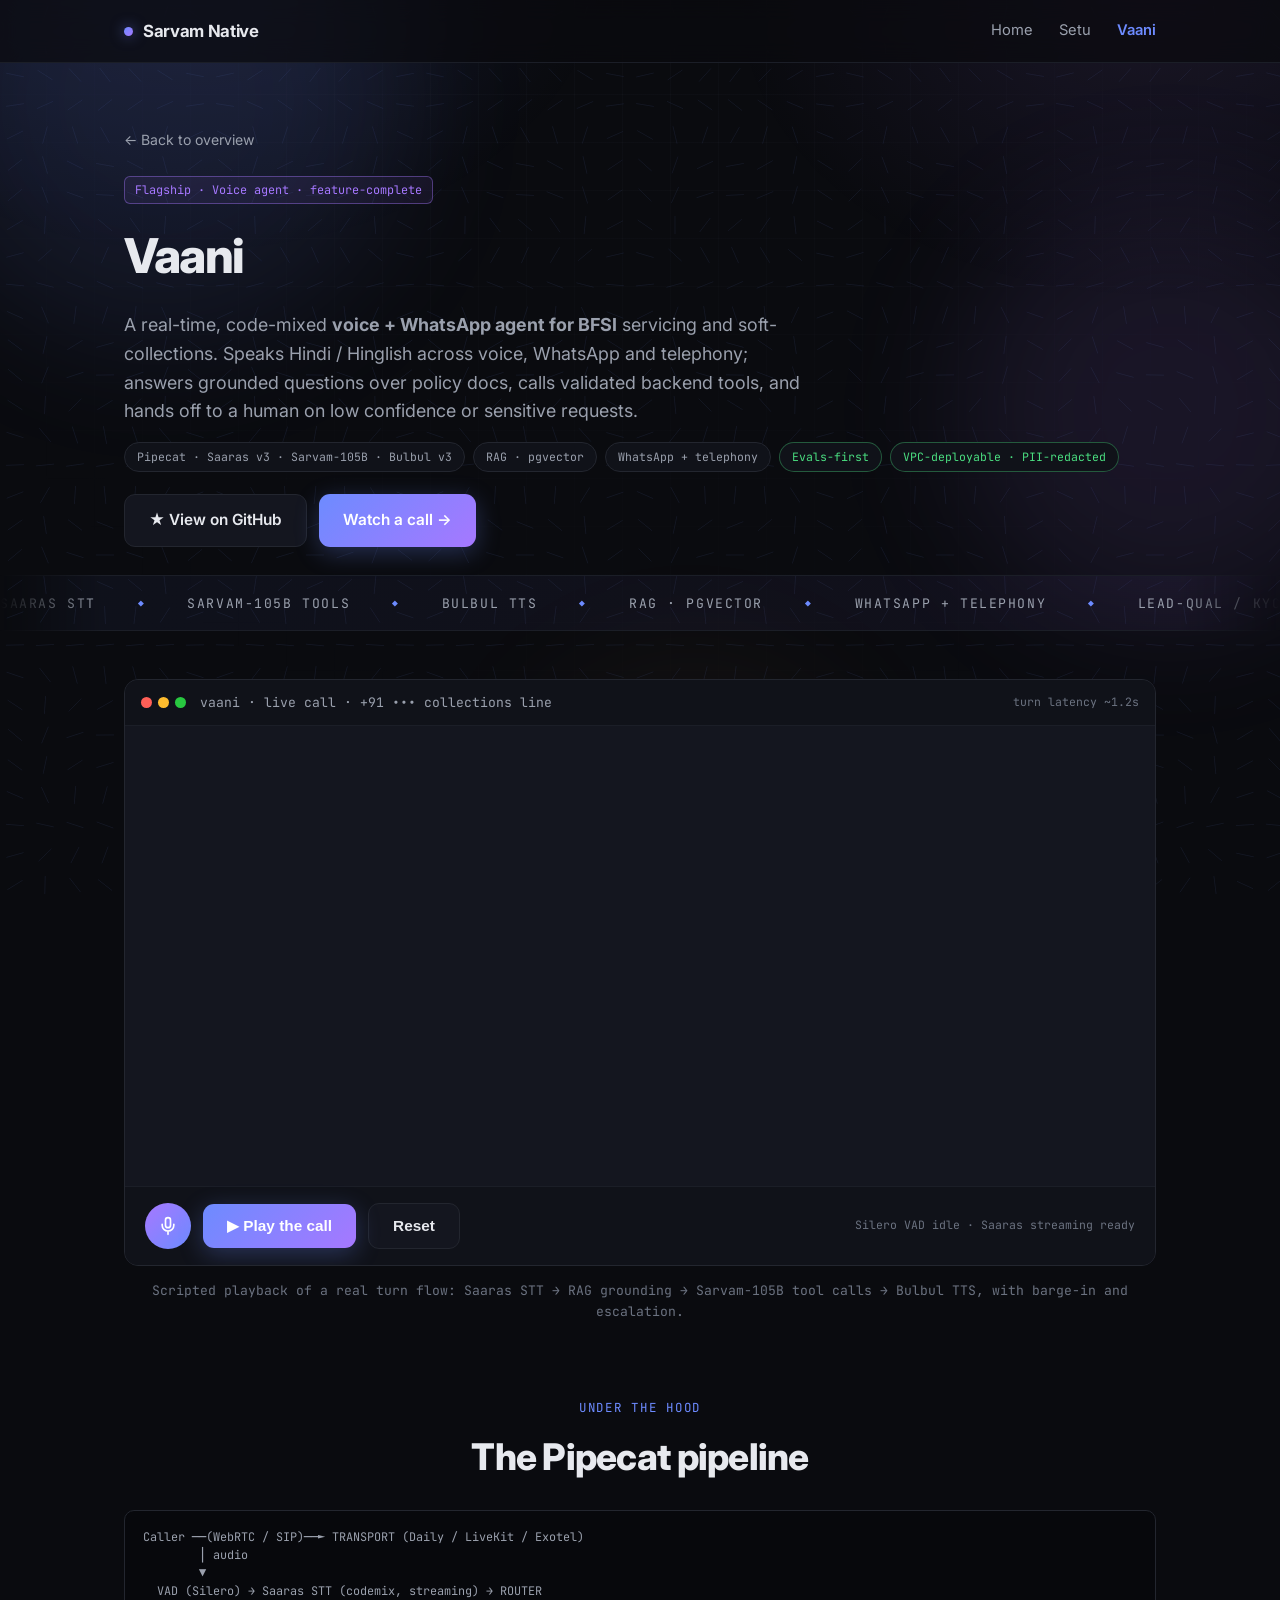
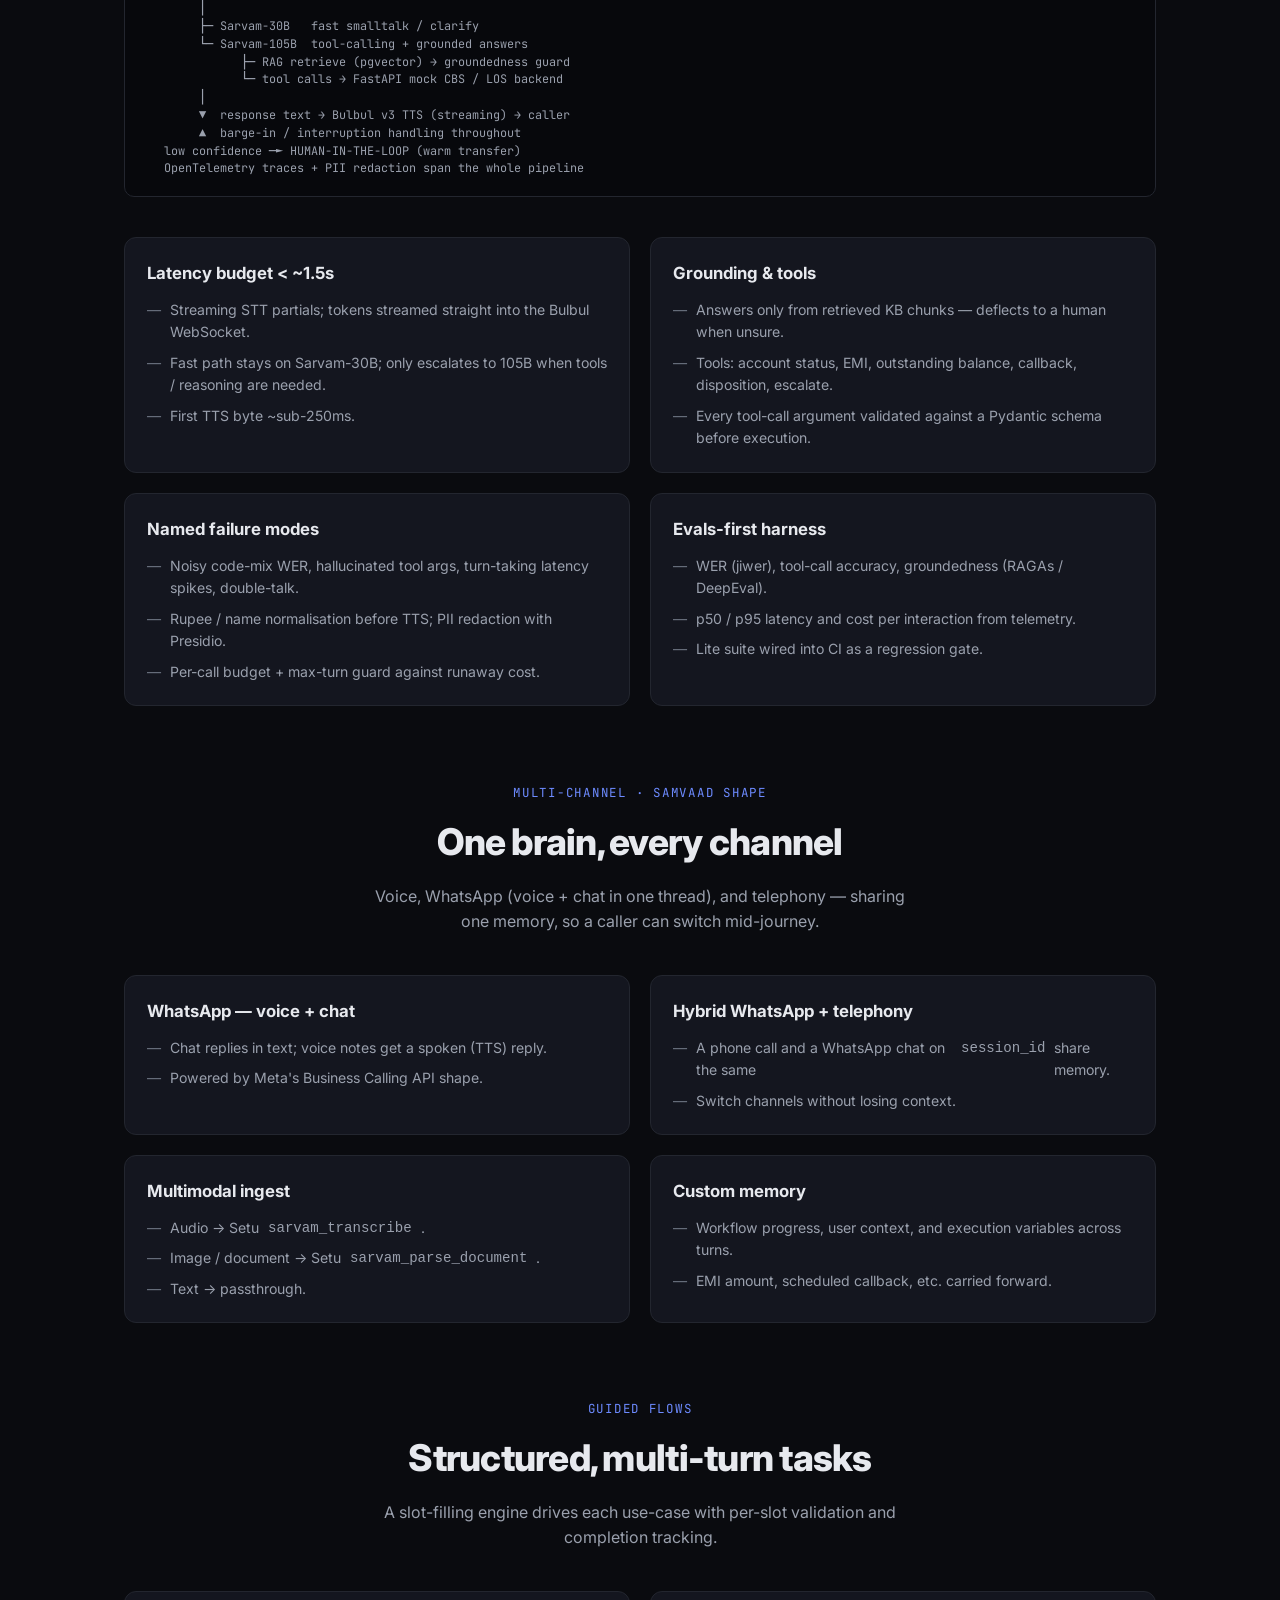
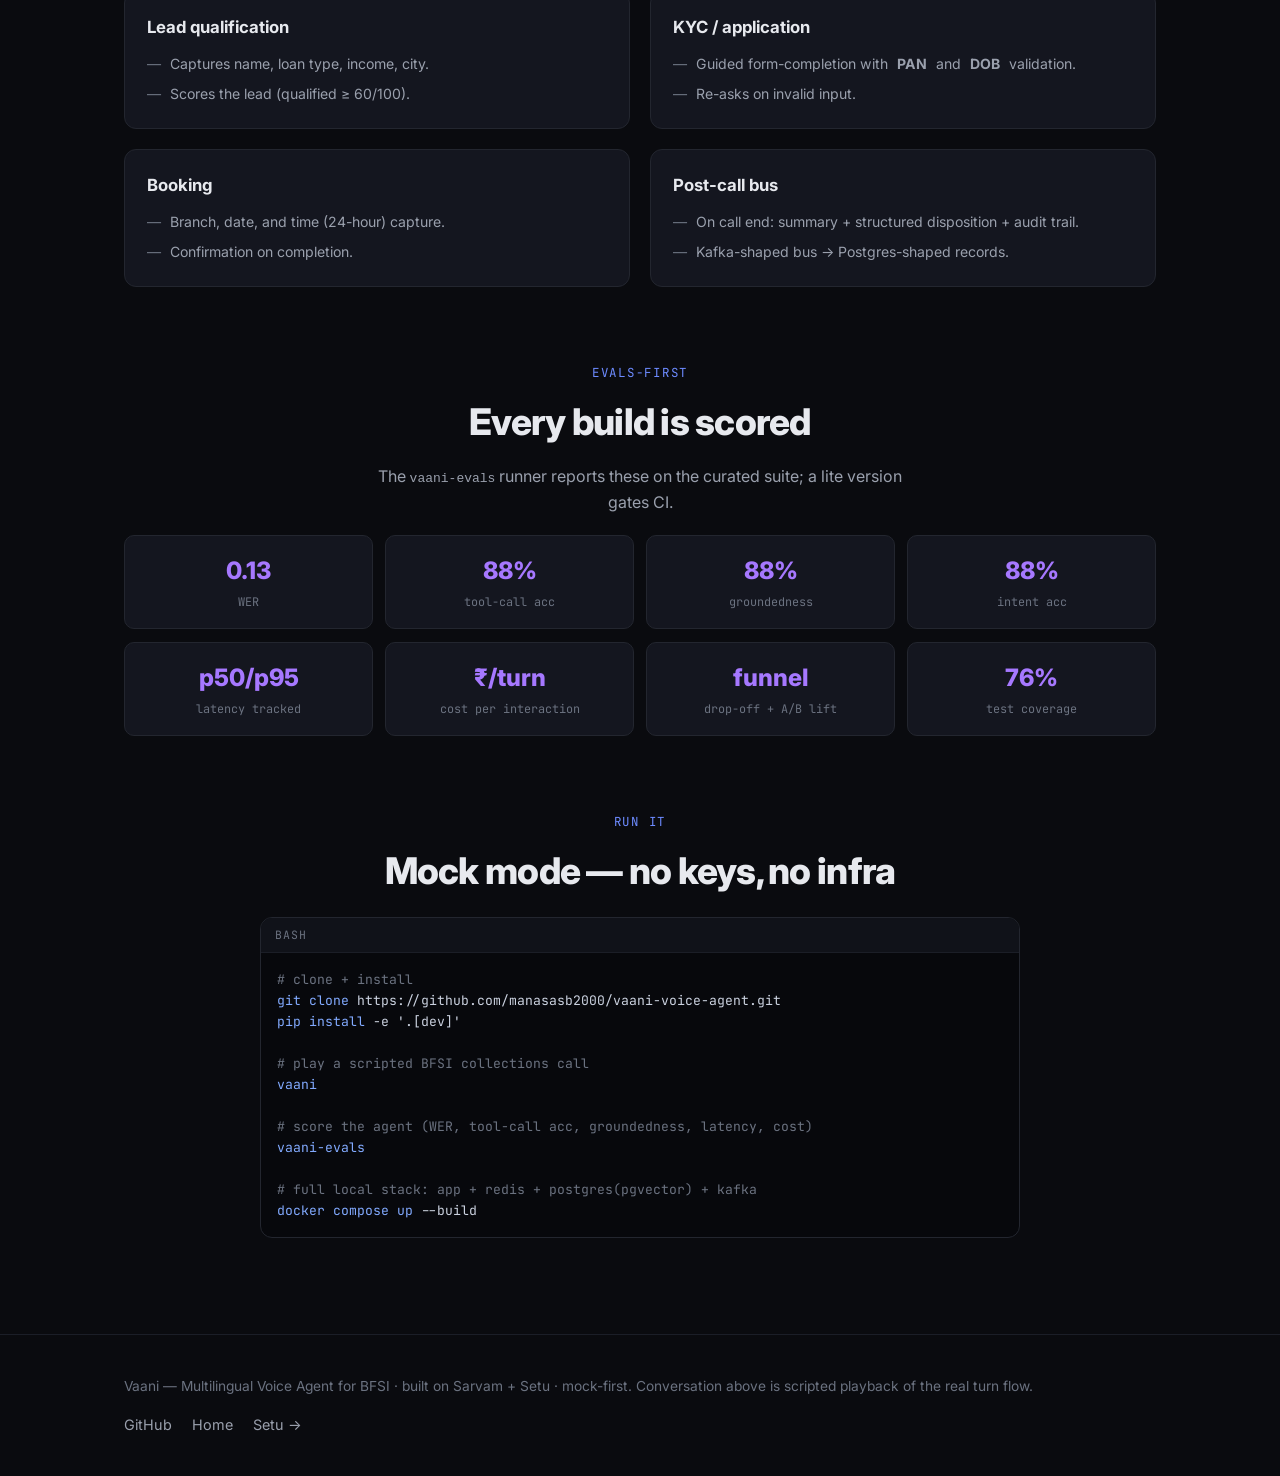
<file: vaani.html>
<!DOCTYPE html>
<html lang="en">
<head>
<meta charset="UTF-8">
<meta name="viewport" content="width=device-width, initial-scale=1.0">
<title>Vaani — Multilingual Voice Agent for BFSI</title>
<meta name="description" content="Vaani: a real-time code-mixed voice agent for BFSI servicing and soft-collections, built on Sarvam + Pipecat.">
<link rel="preconnect" href="https://fonts.googleapis.com">
<link href="https://fonts.googleapis.com/css2?family=Inter:wght@400;500;600;700;800&family=JetBrains+Mono:wght@400;500&display=swap" rel="stylesheet">
<link rel="stylesheet" href="styles.css">
<style>
  body{font-family:'Inter',var(--sans)}
  .hero-badges{display:flex;flex-wrap:wrap;gap:8px;margin-top:16px}
  .pill{font-family:'JetBrains Mono',monospace;font-size:0.72rem;color:var(--text-dim);border:1px solid var(--border);border-radius:999px;padding:5px 12px;background:var(--bg-soft)}
  .pill.ok{color:var(--green);border-color:rgba(74,222,128,0.35)}
  .hero-cta{display:flex;gap:12px;flex-wrap:wrap;margin-top:22px}
  .metrics{display:grid;grid-template-columns:repeat(4,1fr);gap:12px;margin-top:8px}
  @media(max-width:720px){.metrics{grid-template-columns:repeat(2,1fr)}}
  .metric{border:1px solid var(--border);border-radius:10px;padding:16px;background:var(--bg-card);text-align:center}
  .metric .v{font-size:1.5rem;font-weight:800;color:var(--accent-2)}
  .metric .l{font-size:0.74rem;color:var(--text-faint);font-family:'JetBrains Mono',monospace;margin-top:3px}
  .code{border:1px solid var(--border);border-radius:12px;overflow:hidden;background:#07080c;margin-top:12px}
  .code-head{padding:8px 14px;border-bottom:1px solid var(--border-soft);background:var(--bg-soft);font-family:'JetBrains Mono',monospace;font-size:0.72rem;color:var(--text-faint);text-transform:uppercase;letter-spacing:0.08em}
  .code pre{margin:0;padding:16px;overflow-x:auto;font-family:'JetBrains Mono',monospace;font-size:0.82rem;line-height:1.6;color:#cbd2e0;white-space:pre}
  .code .cm{color:#6b7280}.code .kw{color:#82aaff}
</style>
</head>
<body>
<nav>
  <div class="wrap">
    <div class="brand"><span class="dot"></span>Sarvam&nbsp;Native</div>
    <div class="nav-links">
      <a href="index.html">Home</a>
      <a href="setu.html">Setu</a>
      <a href="vaani.html" class="cta">Vaani</a>
    </div>
  </div>
</nav>

<header class="page-hero">
  <div class="wrap">
    <a class="back" href="index.html">← Back to overview</a>
    <div><span class="badge vaani">Flagship · Voice agent · feature-complete</span></div>
    <h1>Vaani</h1>
    <p class="lead">A real-time, code-mixed <strong>voice + WhatsApp agent for BFSI</strong> servicing and soft-collections. Speaks Hindi / Hinglish across voice, WhatsApp and telephony; answers grounded questions over policy docs, calls validated backend tools, and hands off to a human on low confidence or sensitive requests.</p>
    <div class="hero-badges">
      <span class="pill">Pipecat · Saaras v3 · Sarvam-105B · Bulbul v3</span>
      <span class="pill">RAG · pgvector</span>
      <span class="pill">WhatsApp + telephony</span>
      <span class="pill ok">Evals-first</span>
      <span class="pill ok">VPC-deployable · PII-redacted</span>
    </div>
    <div class="hero-cta">
      <a class="btn" href="https://github.com/manasasb2000/vaani-voice-agent" target="_blank">★ View on GitHub</a>
      <a class="btn primary" href="#call">Watch a call →</a>
    </div>
  </div>
</header>

<!-- Marquee ticker band -->
<div class="marquee reveal">
  <div class="marquee-track">
    <span>Saaras STT</span><span>Sarvam-105B tools</span><span>Bulbul TTS</span><span>RAG · pgvector</span><span>WhatsApp + telephony</span><span>lead-qual / KYC / booking</span><span>PII redaction</span><span>evals · WER · funnel</span><span>HITL</span>
    <span>Saaras STT</span><span>Sarvam-105B tools</span><span>Bulbul TTS</span><span>RAG · pgvector</span><span>WhatsApp + telephony</span><span>lead-qual / KYC / booking</span><span>PII redaction</span><span>evals · WER · funnel</span><span>HITL</span>
  </div>
</div>

<section id="call" style="padding-top:28px">
  <div class="wrap">
    <div class="demo-box">
      <div class="demo-head">
        <div class="dots"><span></span><span></span><span></span></div>
        <span class="title">vaani · live call · +91 ••• collections line</span>
        <span class="demo-note" id="latencyNote">turn latency ~1.2s</span>
      </div>
      <div class="convo" id="convo"></div>
      <div class="convo-foot">
        <div class="mic" id="mic">
          <svg width="20" height="20" viewBox="0 0 24 24" fill="none" stroke="#fff" stroke-width="2" stroke-linecap="round"><path d="M12 2a3 3 0 0 0-3 3v6a3 3 0 0 0 6 0V5a3 3 0 0 0-3-3z"/><path d="M19 10v1a7 7 0 0 1-14 0v-1"/><line x1="12" y1="19" x2="12" y2="22"/></svg>
        </div>
        <button class="btn primary" id="playBtn">▶ Play the call</button>
        <button class="btn" id="resetBtn">Reset</button>
        <span class="demo-note" id="status">Silero VAD idle · Saaras streaming ready</span>
      </div>
    </div>
    <p style="text-align:center;color:var(--text-faint);font-size:0.82rem;margin-top:14px;font-family:'JetBrains Mono',monospace">
      Scripted playback of a real turn flow: Saaras STT → RAG grounding → Sarvam-105B tool calls → Bulbul TTS, with barge-in and escalation.
    </p>
  </div>
</section>

<section style="padding-top:20px">
  <div class="wrap">
    <div class="section-head reveal" style="margin-bottom:24px">
      <div class="kicker">Under the hood</div>
      <h2>The Pipecat pipeline</h2>
    </div>
    <div class="diagram">Caller ──(WebRTC / SIP)──► TRANSPORT (Daily / LiveKit / Exotel)
        │ audio
        ▼
  VAD (Silero) → Saaras STT (codemix, streaming) → ROUTER
        │
        ├─ Sarvam-30B   fast smalltalk / clarify
        └─ Sarvam-105B  tool-calling + grounded answers
              ├─ RAG retrieve (pgvector) → groundedness guard
              └─ tool calls → FastAPI mock CBS / LOS backend
        │
        ▼  response text → Bulbul v3 TTS (streaming) → caller
        ▲  barge-in / interruption handling throughout
   low confidence ─► HUMAN-IN-THE-LOOP (warm transfer)
   OpenTelemetry traces + PII redaction span the whole pipeline</div>

    <div class="info-grid">
      <div class="info-card reveal glow">
        <h4>Latency budget &lt; ~1.5s</h4>
        <ul>
          <li>Streaming STT partials; tokens streamed straight into the Bulbul WebSocket.</li>
          <li>Fast path stays on Sarvam-30B; only escalates to 105B when tools / reasoning are needed.</li>
          <li>First TTS byte ~sub-250ms.</li>
        </ul>
      </div>
      <div class="info-card reveal glow">
        <h4>Grounding &amp; tools</h4>
        <ul>
          <li>Answers only from retrieved KB chunks — deflects to a human when unsure.</li>
          <li>Tools: account status, EMI, outstanding balance, callback, disposition, escalate.</li>
          <li>Every tool-call argument validated against a Pydantic schema before execution.</li>
        </ul>
      </div>
      <div class="info-card reveal glow">
        <h4>Named failure modes</h4>
        <ul>
          <li>Noisy code-mix WER, hallucinated tool args, turn-taking latency spikes, double-talk.</li>
          <li>Rupee / name normalisation before TTS; PII redaction with Presidio.</li>
          <li>Per-call budget + max-turn guard against runaway cost.</li>
        </ul>
      </div>
      <div class="info-card reveal glow">
        <h4>Evals-first harness</h4>
        <ul>
          <li>WER (jiwer), tool-call accuracy, groundedness (RAGAs / DeepEval).</li>
          <li>p50 / p95 latency and cost per interaction from telemetry.</li>
          <li>Lite suite wired into CI as a regression gate.</li>
        </ul>
      </div>
    </div>
  </div>
</section>

<!-- ── Samvaad channels ─────────────────────────────────────────── -->
<section style="padding-top:20px">
  <div class="wrap">
    <div class="section-head reveal" style="margin-bottom:24px">
      <div class="kicker">Multi-channel · Samvaad shape</div>
      <h2>One brain, every channel</h2>
      <p>Voice, WhatsApp (voice + chat in one thread), and telephony — sharing one memory, so a caller can switch mid-journey.</p>
    </div>
    <div class="info-grid">
      <div class="info-card reveal glow">
        <h4>WhatsApp — voice + chat</h4>
        <ul>
          <li>Chat replies in text; voice notes get a spoken (TTS) reply.</li>
          <li>Powered by Meta's Business Calling API shape.</li>
        </ul>
      </div>
      <div class="info-card reveal glow">
        <h4>Hybrid WhatsApp + telephony</h4>
        <ul>
          <li>A phone call and a WhatsApp chat on the same <code>session_id</code> share memory.</li>
          <li>Switch channels without losing context.</li>
        </ul>
      </div>
      <div class="info-card reveal glow">
        <h4>Multimodal ingest</h4>
        <ul>
          <li>Audio → Setu <code>sarvam_transcribe</code>.</li>
          <li>Image / document → Setu <code>sarvam_parse_document</code>.</li>
          <li>Text → passthrough.</li>
        </ul>
      </div>
      <div class="info-card reveal glow">
        <h4>Custom memory</h4>
        <ul>
          <li>Workflow progress, user context, and execution variables across turns.</li>
          <li>EMI amount, scheduled callback, etc. carried forward.</li>
        </ul>
      </div>
    </div>
  </div>
</section>

<!-- ── Guided flows ─────────────────────────────────────────────── -->
<section style="padding-top:20px">
  <div class="wrap">
    <div class="section-head reveal" style="margin-bottom:24px">
      <div class="kicker">Guided flows</div>
      <h2>Structured, multi-turn tasks</h2>
      <p>A slot-filling engine drives each use-case with per-slot validation and completion tracking.</p>
    </div>
    <div class="info-grid">
      <div class="info-card reveal glow">
        <h4>Lead qualification</h4>
        <ul>
          <li>Captures name, loan type, income, city.</li>
          <li>Scores the lead (qualified ≥ 60/100).</li>
        </ul>
      </div>
      <div class="info-card reveal glow">
        <h4>KYC / application</h4>
        <ul>
          <li>Guided form-completion with <strong>PAN</strong> and <strong>DOB</strong> validation.</li>
          <li>Re-asks on invalid input.</li>
        </ul>
      </div>
      <div class="info-card reveal glow">
        <h4>Booking</h4>
        <ul>
          <li>Branch, date, and time (24-hour) capture.</li>
          <li>Confirmation on completion.</li>
        </ul>
      </div>
      <div class="info-card reveal glow">
        <h4>Post-call bus</h4>
        <ul>
          <li>On call end: summary + structured disposition + audit trail.</li>
          <li>Kafka-shaped bus → Postgres-shaped records.</li>
        </ul>
      </div>
    </div>
  </div>
</section>

<!-- ── Evals report ─────────────────────────────────────────────── -->
<section style="padding-top:20px">
  <div class="wrap">
    <div class="section-head reveal" style="margin-bottom:20px">
      <div class="kicker">Evals-first</div>
      <h2>Every build is scored</h2>
      <p>The <code>vaani-evals</code> runner reports these on the curated suite; a lite version gates CI.</p>
    </div>
    <div class="metrics" data-stagger>
      <div class="metric reveal"><div class="v"><span data-count="0.15" data-decimals="2">0</span></div><div class="l">WER</div></div>
      <div class="metric reveal"><div class="v"><span data-count="100" data-suffix="%">0</span></div><div class="l">tool-call acc</div></div>
      <div class="metric reveal"><div class="v"><span data-count="100" data-suffix="%">0</span></div><div class="l">groundedness</div></div>
      <div class="metric reveal"><div class="v"><span data-count="100" data-suffix="%">0</span></div><div class="l">intent acc</div></div>
    </div>
    <div class="metrics" data-stagger style="margin-top:12px">
      <div class="metric reveal"><div class="v">p50/p95</div><div class="l">latency tracked</div></div>
      <div class="metric reveal"><div class="v">₹/turn</div><div class="l">cost per interaction</div></div>
      <div class="metric reveal"><div class="v">funnel</div><div class="l">drop-off + A/B lift</div></div>
      <div class="metric reveal"><div class="v"><span data-count="87" data-suffix="%">0</span></div><div class="l">test coverage</div></div>
    </div>
  </div>
</section>

<!-- ── Run it ───────────────────────────────────────────────────── -->
<section style="padding-top:20px">
  <div class="wrap">
    <div class="section-head reveal" style="margin-bottom:16px">
      <div class="kicker">Run it</div>
      <h2>Mock mode — no keys, no infra</h2>
    </div>
    <div class="code" style="max-width:760px;margin-inline:auto">
      <div class="code-head">bash</div>
<pre><span class="cm"># clone + install</span>
<span class="kw">git clone</span> https://github.com/manasasb2000/vaani-voice-agent.git
<span class="kw">pip install</span> -e '.[dev]'

<span class="cm"># play a scripted BFSI collections call</span>
<span class="kw">vaani</span>

<span class="cm"># score the agent (WER, tool-call acc, groundedness, latency, cost)</span>
<span class="kw">vaani-evals</span>

<span class="cm"># full local stack: app + redis + postgres(pgvector) + kafka</span>
<span class="kw">docker compose up</span> --build</pre>
    </div>
  </div>
</section>

<footer>
  <div class="wrap">
    <div class="muted">Vaani — Multilingual Voice Agent for BFSI · built on Sarvam + Setu · mock-first. Conversation above is scripted playback of the real turn flow.</div>
    <div class="links">
      <a href="https://github.com/manasasb2000/vaani-voice-agent" target="_blank">GitHub</a>
      <a href="index.html">Home</a>
      <a href="setu.html">Setu →</a>
    </div>
  </div>
</footer>

<script>
const SCRIPT = [
  { who:"user", text:"Haan ji, mujhe apne loan ke baare mein baat karni thi.", tags:[["stt","Saaras · codemix · hi-IN"]] },
  { who:"agent", text:"Namaste! Main Vaani bol rahi hoon. Zaroor — aap apna registered mobile number bata dijiye taaki main account verify kar sakoon.", tags:[["tts","Bulbul v3 · anushka"]] },
  { who:"user", text:"98••••4412", tags:[["stt","Saaras · verbatim"]] },
  { who:"agent", text:"Verify ho gaya, dhanyavaad. Aapke account ki details laa rahi hoon…", tags:[["tool","get_account_status(mobile=98••••4412)"]] },
  { who:"agent", text:"Aapka outstanding balance ₹42,500 hai, aur is mahine ka EMI ₹4,250 hai jiski due date 5 August hai.", tags:[["tool","get_emi_details → ₹4,250"],["tts","Bulbul · numerals normalised"]] },
  { who:"user", text:"Achha, aur agar main late karun toh kitna charge lagega?", tags:[["stt","Saaras · codemix"]] },
  { who:"agent", text:"Late payment par 2% monthly interest lagta hai overdue amount par — yeh aapke policy document ke clause 7.2 mein diya hai.", tags:[["rag","pgvector top-k · clause 7.2 · grounded ✓"]] },
  { who:"user", text:"Interest waive ho sakta hai kya? Main kal hi pay kar dunga.", tags:[["stt","Saaras · codemix"]] },
  { who:"agent", text:"Interest waiver ka decision main nahi le sakti — yeh ek financial commitment hai. Main aapko humaare agent se turant connect karti hoon jo yeh dekh sakte hain.", tags:[["esc","confidence 0.41 < 0.6 · escalate_to_human()"]] },
  { who:"user", text:"Theek hai, aur ek callback bhi schedule kar dijiye shaam 6 baje.", tags:[["stt","Saaras · codemix"]] },
  { who:"agent", text:"Ho gaya — aapka callback aaj shaam 6 baje ke liye schedule kar diya hai. Warm transfer ho raha hai, ek agent line par aa rahe hain. Dhanyavaad!", tags:[["tool","schedule_callback(18:00) ✓"],["tool","log_disposition('escalated') ✓"]] }
];

const convo = document.getElementById('convo');
const mic = document.getElementById('mic');
const statusEl = document.getElementById('status');
const playBtn = document.getElementById('playBtn');
const resetBtn = document.getElementById('resetBtn');
let playing = false, idx = 0, timer = null;

function tagHtml(t){ return `<span class="tagpill ${t[0]}">${t[1]}</span>`; }

function addMsg(m){
  const el = document.createElement('div');
  el.className = 'msg ' + m.who;
  el.innerHTML = `<div class="who">${m.who==='user'?'Caller':'Vaani'}</div>${m.text}
    <div class="tags">${(m.tags||[]).map(tagHtml).join('')}</div>`;
  convo.appendChild(el);
  convo.scrollTop = convo.scrollHeight;
}

function step(){
  if(idx >= SCRIPT.length){ stop(true); return; }
  const m = SCRIPT[idx];
  if(m.who==='user'){ mic.classList.add('live'); statusEl.textContent = 'Silero VAD · speech detected · Saaras transcribing…'; }
  else { mic.classList.remove('live'); statusEl.textContent = 'Sarvam-105B reasoning · Bulbul streaming reply…'; }
  addMsg(m);
  idx++;
  timer = setTimeout(step, m.who==='user' ? 1400 : 2100);
}

function start(){
  if(playing) return;
  if(idx >= SCRIPT.length){ convo.innerHTML=''; idx=0; }
  playing = true; playBtn.textContent = '⏸ Playing…'; playBtn.style.opacity=0.7;
  step();
}
function stop(finished){
  playing = false; clearTimeout(timer); mic.classList.remove('live');
  playBtn.textContent = finished ? '↻ Replay the call' : '▶ Resume';
  playBtn.style.opacity = 1;
  statusEl.textContent = finished ? 'Call ended · disposition logged · audit trail written' : 'Paused';
}
playBtn.onclick = ()=> playing ? stop(false) : start();
resetBtn.onclick = ()=>{ stop(false); convo.innerHTML=''; idx=0; statusEl.textContent='Silero VAD idle · Saaras streaming ready'; playBtn.textContent='▶ Play the call'; };
</script>
<script src="app.js" defer></script>
</body>
</html>
</file>
<file: styles.css>
/* ===== Setu + Vaani portfolio — shared styles ===== */
:root {
  --bg: #0a0b0f;
  --bg-soft: #101219;
  --bg-card: #14161f;
  --bg-card-hover: #191c28;
  --border: #23262f;
  --border-soft: #1b1e27;
  --text: #e7e9ee;
  --text-dim: #9aa0ad;
  --text-faint: #6b7280;
  --accent: #6d8bff;      /* Setu blue */
  --accent-2: #a678ff;    /* Vaani violet */
  --accent-warm: #ffb15c;
  --green: #4ade80;
  --red: #f87171;
  --mono: "SFMono-Regular", ui-monospace, "JetBrains Mono", Menlo, Consolas, monospace;
  --sans: -apple-system, BlinkMacSystemFont, "Inter", "Segoe UI", Roboto, sans-serif;
  --radius: 14px;
  --maxw: 1080px;
}

* { box-sizing: border-box; margin: 0; padding: 0; }
html { scroll-behavior: smooth; }
body {
  background: var(--bg);
  color: var(--text);
  font-family: var(--sans);
  line-height: 1.6;
  -webkit-font-smoothing: antialiased;
  overflow-x: hidden;
}
body::before {
  content: "";
  position: fixed;
  inset: 0;
  background:
    radial-gradient(700px 500px at 15% -5%, rgba(109,139,255,0.12), transparent 60%),
    radial-gradient(700px 500px at 90% 0%, rgba(166,120,255,0.10), transparent 60%);
  pointer-events: none;
  z-index: 0;
}
.wrap { max-width: var(--maxw); margin: 0 auto; padding: 0 24px; position: relative; z-index: 1; }
a { color: inherit; text-decoration: none; }

/* ===== Nav ===== */
nav {
  position: sticky; top: 0; z-index: 50;
  backdrop-filter: blur(12px);
  background: rgba(10,11,15,0.72);
  border-bottom: 1px solid var(--border-soft);
}
nav .wrap { display: flex; align-items: center; justify-content: space-between; height: 62px; }
.brand { font-weight: 700; letter-spacing: -0.02em; font-size: 1.05rem; display: flex; align-items: center; gap: 10px; }
.brand .dot { width: 9px; height: 9px; border-radius: 50%; background: linear-gradient(135deg, var(--accent), var(--accent-2)); box-shadow: 0 0 14px rgba(109,139,255,0.6); }
.nav-links { display: flex; gap: 26px; font-size: 0.92rem; color: var(--text-dim); }
.nav-links a:hover { color: var(--text); }
.nav-links a.cta { color: var(--accent); font-weight: 600; }

/* ===== Hero ===== */
.hero { padding: 96px 0 60px; text-align: center; }
.eyebrow {
  display: inline-flex; align-items: center; gap: 8px;
  font-size: 0.8rem; color: var(--text-dim); font-family: var(--mono);
  border: 1px solid var(--border); border-radius: 999px; padding: 6px 14px;
  margin-bottom: 26px; background: var(--bg-soft);
}
.eyebrow .pulse { width: 7px; height: 7px; border-radius: 50%; background: var(--green); box-shadow: 0 0 8px var(--green); animation: pulse 2s infinite; }
@keyframes pulse { 0%,100%{opacity:1} 50%{opacity:0.3} }
h1.title {
  font-size: clamp(2.4rem, 6vw, 4rem);
  font-weight: 800; letter-spacing: -0.03em; line-height: 1.05;
  background: linear-gradient(180deg, #fff 30%, #b9bfd0);
  -webkit-background-clip: text; background-clip: text; -webkit-text-fill-color: transparent;
}
.hero p.lead { font-size: clamp(1.05rem, 2vw, 1.28rem); color: var(--text-dim); max-width: 660px; margin: 22px auto 0; }
.hero .btns { display: flex; gap: 14px; justify-content: center; margin-top: 38px; flex-wrap: wrap; }
.btn {
  display: inline-flex; align-items: center; gap: 8px;
  padding: 13px 24px; border-radius: 11px; font-weight: 600; font-size: 0.96rem;
  border: 1px solid var(--border); background: var(--bg-card); color: var(--text);
  transition: all 0.18s ease; cursor: pointer;
}
.btn:hover { border-color: #3a3f4d; background: var(--bg-card-hover); transform: translateY(-1px); }
.btn.primary { background: linear-gradient(135deg, var(--accent), var(--accent-2)); border: none; color: #fff; box-shadow: 0 6px 24px rgba(109,139,255,0.28); }
.btn.primary:hover { box-shadow: 0 10px 32px rgba(109,139,255,0.42); }

/* ===== Section ===== */
section { padding: 56px 0; position: relative; z-index: 1; }
.section-head { text-align: center; margin-bottom: 44px; }
.section-head h2 { font-size: clamp(1.7rem, 3.5vw, 2.3rem); font-weight: 800; letter-spacing: -0.02em; }
.section-head p { color: var(--text-dim); margin-top: 12px; max-width: 560px; margin-inline: auto; }
.kicker { font-family: var(--mono); font-size: 0.78rem; letter-spacing: 0.14em; text-transform: uppercase; color: var(--accent); margin-bottom: 10px; }

/* ===== Project cards ===== */
.projects { display: grid; grid-template-columns: 1fr 1fr; gap: 22px; }
@media (max-width: 820px) { .projects { grid-template-columns: 1fr; } }
.pcard {
  border: 1px solid var(--border); border-radius: var(--radius); background: var(--bg-card);
  padding: 30px; position: relative; overflow: hidden; transition: all 0.2s ease;
  display: flex; flex-direction: column;
}
.pcard:hover { border-color: #333846; transform: translateY(-3px); }
.pcard::before { content: ""; position: absolute; top: 0; left: 0; right: 0; height: 3px; }
.pcard.setu::before { background: linear-gradient(90deg, var(--accent), transparent); }
.pcard.vaani::before { background: linear-gradient(90deg, var(--accent-2), transparent); }
.pcard .ptag { font-family: var(--mono); font-size: 0.74rem; color: var(--text-faint); letter-spacing: 0.1em; text-transform: uppercase; }
.pcard h3 { font-size: 1.7rem; font-weight: 800; letter-spacing: -0.02em; margin: 10px 0 4px; }
.pcard .sub { color: var(--text-dim); font-size: 0.98rem; margin-bottom: 18px; }
.pcard ul { list-style: none; margin: 0 0 22px; display: flex; flex-direction: column; gap: 9px; }
.pcard ul li { font-size: 0.9rem; color: var(--text-dim); display: flex; gap: 10px; align-items: flex-start; }
.pcard ul li::before { content: "▸"; color: var(--accent); flex-shrink: 0; }
.pcard.vaani ul li::before { color: var(--accent-2); }
.pcard .foot { margin-top: auto; display: flex; gap: 12px; align-items: center; }
.chips { display: flex; flex-wrap: wrap; gap: 7px; margin-bottom: 22px; }
.chip { font-family: var(--mono); font-size: 0.72rem; color: var(--text-dim); border: 1px solid var(--border); border-radius: 6px; padding: 4px 9px; background: var(--bg-soft); }

/* ===== Stack grid ===== */
.stack-grid { display: grid; grid-template-columns: repeat(4, 1fr); gap: 14px; }
@media (max-width: 720px) { .stack-grid { grid-template-columns: repeat(2, 1fr); } }
.scell { border: 1px solid var(--border); border-radius: 10px; padding: 16px; background: var(--bg-card); text-align: center; }
.scell .n { font-weight: 700; font-size: 0.95rem; }
.scell .d { font-size: 0.78rem; color: var(--text-faint); margin-top: 3px; font-family: var(--mono); }

/* ===== Footer ===== */
footer { border-top: 1px solid var(--border-soft); padding: 40px 0; margin-top: 40px; }
footer .wrap { display: flex; justify-content: space-between; align-items: center; flex-wrap: wrap; gap: 16px; }
footer .muted { color: var(--text-faint); font-size: 0.86rem; }
footer .links { display: flex; gap: 20px; font-size: 0.9rem; color: var(--text-dim); }
footer .links a:hover { color: var(--text); }

/* ===== Demo pages ===== */
.page-hero { padding: 64px 0 20px; }
.page-hero .back { font-size: 0.88rem; color: var(--text-dim); display: inline-flex; gap: 6px; margin-bottom: 24px; }
.page-hero .back:hover { color: var(--text); }
.page-hero h1 { font-size: clamp(2rem, 5vw, 3rem); font-weight: 800; letter-spacing: -0.03em; }
.page-hero .badge { display: inline-block; font-family: var(--mono); font-size: 0.74rem; padding: 4px 10px; border-radius: 6px; margin-bottom: 14px; }
.badge.setu { color: var(--accent); border: 1px solid rgba(109,139,255,0.4); background: rgba(109,139,255,0.08); }
.badge.vaani { color: var(--accent-2); border: 1px solid rgba(166,120,255,0.4); background: rgba(166,120,255,0.08); }
.page-hero p.lead { color: var(--text-dim); font-size: 1.12rem; max-width: 680px; margin-top: 16px; }

.demo-box { border: 1px solid var(--border); border-radius: var(--radius); background: var(--bg-card); overflow: hidden; margin-top: 12px; }
.demo-head { display: flex; align-items: center; gap: 8px; padding: 12px 16px; border-bottom: 1px solid var(--border-soft); background: var(--bg-soft); }
.demo-head .dots { display: flex; gap: 6px; }
.demo-head .dots span { width: 11px; height: 11px; border-radius: 50%; }
.demo-head .dots span:nth-child(1){background:#ff5f57} .demo-head .dots span:nth-child(2){background:#febc2e} .demo-head .dots span:nth-child(3){background:#28c840}
.demo-head .title { font-family: var(--mono); font-size: 0.82rem; color: var(--text-dim); margin-left: 6px; }
.demo-note { font-family: var(--mono); font-size: 0.72rem; color: var(--text-faint); margin-left: auto; }

/* Setu tool explorer */
.explorer { display: grid; grid-template-columns: 240px 1fr; min-height: 440px; }
@media (max-width: 760px){ .explorer { grid-template-columns: 1fr; } }
.tool-list { border-right: 1px solid var(--border-soft); padding: 10px; display: flex; flex-direction: column; gap: 4px; }
@media (max-width:760px){ .tool-list { flex-direction: row; overflow-x: auto; border-right: none; border-bottom: 1px solid var(--border-soft); } }
.tool-item { padding: 10px 12px; border-radius: 8px; cursor: pointer; font-family: var(--mono); font-size: 0.82rem; color: var(--text-dim); white-space: nowrap; transition: all 0.15s; border: 1px solid transparent; }
.tool-item:hover { background: var(--bg-card-hover); color: var(--text); }
.tool-item.active { background: rgba(109,139,255,0.1); color: var(--accent); border-color: rgba(109,139,255,0.3); }
.tool-panel { padding: 22px; display: flex; flex-direction: column; gap: 16px; }
.tool-panel h4 { font-family: var(--mono); font-size: 1rem; color: var(--text); }
.tool-panel .desc { font-size: 0.88rem; color: var(--text-dim); margin-top: -8px; }
.field { display: flex; flex-direction: column; gap: 6px; }
.field label { font-family: var(--mono); font-size: 0.76rem; color: var(--text-faint); }
.field input, .field select, .field textarea {
  background: var(--bg); border: 1px solid var(--border); border-radius: 8px; padding: 10px 12px;
  color: var(--text); font-family: var(--mono); font-size: 0.84rem; resize: vertical;
}
.field input:focus, .field select:focus, .field textarea:focus { outline: none; border-color: var(--accent); }
.run-row { display: flex; align-items: center; gap: 14px; }
.output { background: #07080c; border: 1px solid var(--border); border-radius: 10px; padding: 16px; font-family: var(--mono); font-size: 0.82rem; overflow-x: auto; min-height: 60px; }
.output pre { white-space: pre-wrap; color: #cbd2e0; }
.json-key { color: #82aaff; } .json-str { color: #c3e88d; } .json-num { color: #f78c6c; } .json-bool { color: #ffcb6b; }
.telemetry { display: flex; gap: 18px; margin-top: 4px; flex-wrap: wrap; }
.tstat { font-family: var(--mono); font-size: 0.76rem; }
.tstat .lbl { color: var(--text-faint); }
.tstat .val { color: var(--green); }

/* Vaani conversation */
.convo { padding: 20px; min-height: 460px; display: flex; flex-direction: column; gap: 14px; }
.msg { max-width: 78%; padding: 12px 15px; border-radius: 14px; font-size: 0.92rem; animation: rise 0.35s ease; }
@keyframes rise { from{opacity:0; transform: translateY(8px)} to{opacity:1; transform:none} }
.msg.user { align-self: flex-end; background: linear-gradient(135deg, #2a2f45, #232841); border: 1px solid #333a58; }
.msg.agent { align-self: flex-start; background: var(--bg-soft); border: 1px solid var(--border); }
.msg .who { font-family: var(--mono); font-size: 0.68rem; color: var(--text-faint); margin-bottom: 4px; text-transform: uppercase; letter-spacing: 0.08em; }
.msg .tags { display: flex; gap: 6px; margin-top: 8px; flex-wrap: wrap; }
.tagpill { font-family: var(--mono); font-size: 0.66rem; padding: 3px 7px; border-radius: 5px; }
.tagpill.stt { color: #7dd3fc; background: rgba(125,211,252,0.1); border: 1px solid rgba(125,211,252,0.25); }
.tagpill.rag { color: var(--green); background: rgba(74,222,128,0.1); border: 1px solid rgba(74,222,128,0.25); }
.tagpill.tool { color: var(--accent-warm); background: rgba(255,177,92,0.1); border: 1px solid rgba(255,177,92,0.25); }
.tagpill.esc { color: var(--red); background: rgba(248,113,113,0.1); border: 1px solid rgba(248,113,113,0.25); }
.tagpill.tts { color: var(--accent-2); background: rgba(166,120,255,0.1); border: 1px solid rgba(166,120,255,0.25); }
.convo-foot { border-top: 1px solid var(--border-soft); padding: 16px 20px; display: flex; gap: 12px; align-items: center; background: var(--bg-soft); }
.mic { width: 46px; height: 46px; border-radius: 50%; background: linear-gradient(135deg, var(--accent-2), var(--accent)); display: flex; align-items: center; justify-content: center; flex-shrink: 0; }
.mic.live { animation: micpulse 1.2s infinite; }
@keyframes micpulse { 0%,100%{box-shadow:0 0 0 0 rgba(166,120,255,0.5)} 50%{box-shadow:0 0 0 12px rgba(166,120,255,0)} }
.typing { display: inline-flex; gap: 4px; padding: 4px 0; }
.typing span { width: 7px; height: 7px; border-radius: 50%; background: var(--text-faint); animation: blink 1.2s infinite; }
.typing span:nth-child(2){animation-delay:0.2s} .typing span:nth-child(3){animation-delay:0.4s}
@keyframes blink { 0%,100%{opacity:0.3} 50%{opacity:1} }

/* generic content blocks on demo pages */
.info-grid { display: grid; grid-template-columns: 1fr 1fr; gap: 20px; margin-top: 40px; }
@media (max-width:760px){ .info-grid { grid-template-columns: 1fr; } }
.info-card { border: 1px solid var(--border); border-radius: 12px; padding: 22px; background: var(--bg-card); }
.info-card h4 { font-size: 1.05rem; margin-bottom: 12px; }
.info-card ul { list-style: none; display: flex; flex-direction: column; gap: 8px; }
.info-card ul li { font-size: 0.88rem; color: var(--text-dim); display: flex; gap: 9px; }
.info-card ul li::before { content: "—"; color: var(--text-faint); }
.diagram { font-family: var(--mono); font-size: 0.74rem; color: var(--text-dim); background: #07080c; border: 1px solid var(--border); border-radius: 10px; padding: 18px; overflow-x: auto; white-space: pre; line-height: 1.5; margin-top: 12px; }

/* =====================================================================
   ANIMATION + EFFECTS LAYER  (shared across all pages)
   Inspired by RiskDelta / Commonstate / GroundMesh: motion, live panels,
   marquees, reveal-on-scroll, cursor spotlight, counters, steppers.
   ===================================================================== */

/* Respect reduced-motion preferences */
@media (prefers-reduced-motion: reduce) {
  *, *::before, *::after { animation-duration: 0.001ms !important; animation-iteration-count: 1 !important; transition-duration: 0.001ms !important; scroll-behavior: auto !important; }
  .reveal { opacity: 1 !important; transform: none !important; }
}

/* ---- Scroll progress bar (top of page) ---- */
.scroll-progress {
  position: fixed; top: 0; left: 0; height: 2px; width: 0%;
  background: linear-gradient(90deg, var(--accent), var(--accent-2), var(--accent-warm));
  z-index: 100; box-shadow: 0 0 12px rgba(109,139,255,0.6); transition: width 0.08s linear;
}

/* ---- Interactive flow-field canvas (iron-filings around cursor) ---- */
.flowfield { position: fixed; inset: 0; z-index: 0; pointer-events: none; opacity: 0.9; }
@media (hover: none) { .flowfield { display: none; } }

/* ---- Cursor spotlight (follows mouse, desktop only) ---- */
.spotlight {
  position: fixed; inset: 0; z-index: 0; pointer-events: none;
  background: radial-gradient(420px circle at var(--mx, 50%) var(--my, 40%), rgba(109,139,255,0.10), transparent 60%);
  transition: background 0.12s ease; opacity: 0;
}
body.has-cursor .spotlight { opacity: 1; }
@media (hover: none) { .spotlight { display: none; } }

/* ---- Animated grid + beams background ---- */
.bg-fx { position: fixed; inset: 0; z-index: 0; pointer-events: none; overflow: hidden; }
.bg-fx .grid {
  position: absolute; inset: -2px;
  background-image:
    linear-gradient(rgba(120,130,160,0.045) 1px, transparent 1px),
    linear-gradient(90deg, rgba(120,130,160,0.045) 1px, transparent 1px);
  background-size: 48px 48px;
  mask-image: radial-gradient(circle at 50% 0%, #000 0%, transparent 72%);
  -webkit-mask-image: radial-gradient(circle at 50% 0%, #000 0%, transparent 72%);
}
.bg-fx .beam { position: absolute; border-radius: 50%; filter: blur(70px); opacity: 0.5; }
.bg-fx .beam.b1 { width: 480px; height: 480px; top: -140px; left: -80px; background: rgba(109,139,255,0.22); animation: drift1 22s ease-in-out infinite; }
.bg-fx .beam.b2 { width: 420px; height: 420px; top: 200px; right: -100px; background: rgba(166,120,255,0.20); animation: drift2 26s ease-in-out infinite; }
.bg-fx .beam.b3 { width: 360px; height: 360px; bottom: -120px; left: 40%; background: rgba(255,177,92,0.10); animation: drift1 30s ease-in-out infinite reverse; }
@keyframes drift1 { 0%,100%{ transform: translate(0,0) scale(1); } 50%{ transform: translate(60px,50px) scale(1.12); } }
@keyframes drift2 { 0%,100%{ transform: translate(0,0) scale(1); } 50%{ transform: translate(-70px,40px) scale(1.1); } }

/* ---- Reveal-on-scroll ---- */
.reveal { opacity: 0; transform: translateY(26px); transition: opacity 0.7s cubic-bezier(.2,.7,.2,1), transform 0.7s cubic-bezier(.2,.7,.2,1); transition-delay: calc(var(--i, 0) * 80ms); will-change: opacity, transform; }
.reveal.left  { transform: translateX(-32px); }
.reveal.right { transform: translateX(32px); }
.reveal.scale { transform: scale(0.94); }
.reveal.in { opacity: 1; transform: none; }

/* ---- Marquee ticker band ---- */
.marquee {
  position: relative; overflow: hidden; border-top: 1px solid var(--border-soft); border-bottom: 1px solid var(--border-soft);
  background: linear-gradient(90deg, rgba(109,139,255,0.05), rgba(166,120,255,0.05)); padding: 14px 0; margin: 8px 0;
  -webkit-mask-image: linear-gradient(90deg, transparent, #000 8%, #000 92%, transparent);
  mask-image: linear-gradient(90deg, transparent, #000 8%, #000 92%, transparent);
}
.marquee-track { display: inline-flex; gap: 42px; white-space: nowrap; animation: marquee 32s linear infinite; will-change: transform; }
.marquee:hover .marquee-track { animation-play-state: paused; }
.marquee.rev .marquee-track { animation-direction: reverse; }
.marquee-track span { font-family: var(--mono); font-size: 0.82rem; letter-spacing: 0.12em; text-transform: uppercase; color: var(--text-dim); display: inline-flex; align-items: center; gap: 42px; }
.marquee-track span::after { content: "◆"; color: var(--accent); font-size: 0.6rem; }
@keyframes marquee { from { transform: translateX(0); } to { transform: translateX(-50%); } }

/* ---- Big stat band (count-up) ---- */
.statband { display: grid; grid-template-columns: repeat(4, 1fr); gap: 16px; margin-top: 8px; }
@media (max-width: 720px) { .statband { grid-template-columns: repeat(2, 1fr); } }
.statband .stat { border: 1px solid var(--border); border-radius: 12px; padding: 22px 18px; background: var(--bg-card); text-align: center; position: relative; overflow: hidden; }
.statband .stat::before { content: ""; position: absolute; top: 0; left: 0; right: 0; height: 2px; background: linear-gradient(90deg, var(--accent), var(--accent-2)); opacity: 0.6; }
.statband .stat .num { font-size: 2.1rem; font-weight: 800; letter-spacing: -0.02em; background: linear-gradient(180deg, #fff, #9aa8d8); -webkit-background-clip: text; background-clip: text; -webkit-text-fill-color: transparent; }
.statband .stat .lbl { font-family: var(--mono); font-size: 0.74rem; color: var(--text-faint); margin-top: 6px; text-transform: uppercase; letter-spacing: 0.08em; }

/* ---- Live session panel (RiskDelta/GroundMesh style) ---- */
.live-panel { border: 1px solid var(--border); border-radius: var(--radius); background: linear-gradient(180deg, var(--bg-card), var(--bg-soft)); overflow: hidden; position: relative; }
.live-panel::after { content: ""; position: absolute; inset: 0; border-radius: var(--radius); pointer-events: none; box-shadow: inset 0 0 60px rgba(109,139,255,0.05); }
.live-head { display: flex; align-items: center; gap: 10px; padding: 12px 16px; border-bottom: 1px solid var(--border-soft); background: rgba(7,8,12,0.5); font-family: var(--mono); font-size: 0.8rem; color: var(--text-dim); }
.live-head .live-dot { width: 8px; height: 8px; border-radius: 50%; background: var(--green); box-shadow: 0 0 10px var(--green); animation: pulse 1.6s infinite; }
.live-head .spacer { margin-left: auto; color: var(--text-faint); font-size: 0.72rem; }
.live-body { padding: 16px; display: flex; flex-direction: column; gap: 10px; }
.live-row { display: flex; align-items: flex-start; gap: 12px; padding: 11px 13px; border: 1px solid var(--border-soft); border-radius: 10px; background: rgba(20,22,31,0.6); opacity: 0; transform: translateX(-10px); }
.live-row.show { animation: rowin 0.45s forwards; }
@keyframes rowin { to { opacity: 1; transform: none; } }
.live-row .tag { font-family: var(--mono); font-size: 0.68rem; letter-spacing: 0.06em; text-transform: uppercase; color: var(--text-faint); min-width: 78px; padding-top: 2px; }
.live-row .val { font-family: var(--mono); font-size: 0.84rem; color: var(--text); flex: 1; }
.live-row.risk { border-color: rgba(248,113,113,0.4); background: rgba(248,113,113,0.06); }
.live-row.risk .val { color: #ffb4b4; }
.live-row.ok { border-color: rgba(74,222,128,0.35); background: rgba(74,222,128,0.05); }
.live-row.ok .val { color: #b6f3cd; }
.verdict { display: flex; align-items: center; gap: 12px; padding: 14px 16px; border-top: 1px solid var(--border-soft); background: rgba(7,8,12,0.6); }
.verdict .score { font-family: var(--mono); font-weight: 700; font-size: 1.1rem; color: var(--red); }
.verdict .txt { font-family: var(--mono); font-size: 0.8rem; color: var(--text-dim); }
.verdict .halt { margin-left: auto; font-family: var(--mono); font-size: 0.72rem; color: var(--red); border: 1px solid rgba(248,113,113,0.4); border-radius: 6px; padding: 3px 9px; }

/* ---- Numbered process stepper ---- */
.process { display: grid; grid-template-columns: repeat(4, 1fr); gap: 16px; position: relative; }
@media (max-width: 820px) { .process { grid-template-columns: 1fr 1fr; } }
@media (max-width: 480px) { .process { grid-template-columns: 1fr; } }
.pstep { border: 1px solid var(--border); border-radius: 12px; padding: 22px 18px; background: var(--bg-card); position: relative; transition: transform 0.2s, border-color 0.2s; }
.pstep:hover { transform: translateY(-4px); border-color: #3a3f4d; }
.pstep .pn { font-family: var(--mono); font-size: 0.78rem; color: var(--accent); border: 1px solid rgba(109,139,255,0.3); background: rgba(109,139,255,0.08); border-radius: 7px; width: 34px; height: 34px; display: flex; align-items: center; justify-content: center; font-weight: 700; margin-bottom: 14px; }
.pstep h5 { font-size: 1rem; margin-bottom: 7px; }
.pstep p { font-size: 0.86rem; color: var(--text-dim); }
.pstep .arrow { position: absolute; right: -12px; top: 34px; color: var(--text-faint); font-size: 1rem; z-index: 2; }
@media (max-width: 820px) { .pstep .arrow { display: none; } }

/* ---- Gradient-border glow card (hover) ---- */
.glow { position: relative; }
.glow::after {
  content: ""; position: absolute; inset: -1px; border-radius: inherit; padding: 1px; pointer-events: none;
  background: linear-gradient(130deg, transparent 30%, var(--accent), var(--accent-2), transparent 70%);
  -webkit-mask: linear-gradient(#000 0 0) content-box, linear-gradient(#000 0 0);
  -webkit-mask-composite: xor; mask-composite: exclude; opacity: 0; transition: opacity 0.3s;
}
.glow:hover::after { opacity: 0.9; }

/* interactive tilt (JS sets --rx/--ry) */
.tilt { transform: perspective(800px) rotateX(var(--rx, 0deg)) rotateY(var(--ry, 0deg)); transition: transform 0.15s ease; transform-style: preserve-3d; }

/* ---- Title shimmer sweep ---- */
h1.title { position: relative; background-size: 200% 100%; animation: shimmer 8s ease-in-out infinite; }
@keyframes shimmer { 0%,100% { background-position: 0% 50%; } 50% { background-position: 100% 50%; } }

/* nav gains a stronger border once scrolled */
nav.scrolled { background: rgba(10,11,15,0.9); border-bottom-color: var(--border); }

/* button shine on hover */
.btn.primary { position: relative; overflow: hidden; }
.btn.primary::after { content: ""; position: absolute; top: 0; left: -120%; width: 60%; height: 100%; background: linear-gradient(90deg, transparent, rgba(255,255,255,0.35), transparent); transform: skewX(-20deg); transition: none; }
.btn.primary:hover::after { animation: shine 0.9s ease; }
@keyframes shine { to { left: 140%; } }

/* section fade-in dividers */
.rule { height: 1px; background: linear-gradient(90deg, transparent, var(--border), transparent); margin: 8px 0; }

/* ---- Hover-enlarge on pills / chips / stack cells (all pages) ---- */
.pill, .chip, .tagpill {
  transition: transform 0.16s cubic-bezier(.2,.7,.2,1), border-color 0.16s ease, box-shadow 0.16s ease, color 0.16s ease;
  cursor: default; display: inline-flex; align-items: center;
}
.pill:hover, .chip:hover {
  transform: scale(1.12); border-color: var(--accent);
  color: var(--text); box-shadow: 0 4px 18px rgba(109,139,255,0.28); z-index: 2;
}
.pill.ok:hover { border-color: var(--green); box-shadow: 0 4px 18px rgba(74,222,128,0.28); }
.tagpill:hover { transform: scale(1.15); }
.chips { position: relative; } /* keep scaled chip above siblings */

/* Stack cells + stat cards lift on hover too */
.scell { transition: transform 0.18s ease, border-color 0.18s ease, box-shadow 0.18s ease; }
.scell:hover { transform: translateY(-4px) scale(1.03); border-color: #3a3f4d; box-shadow: 0 8px 24px rgba(0,0,0,0.35); }
.statband .stat { transition: transform 0.18s ease, border-color 0.18s ease; }
.statband .stat:hover { transform: translateY(-4px) scale(1.03); border-color: #3a3f4d; }
.metric { transition: transform 0.18s ease, border-color 0.18s ease; }
.metric:hover { transform: translateY(-4px) scale(1.03); border-color: #3a3f4d; }

/* buttons pop a touch more on hover */
.btn { transition: transform 0.16s ease, border-color 0.16s ease, background 0.16s ease, box-shadow 0.16s ease; }
.btn:hover { transform: translateY(-2px) scale(1.04); }
.btn.primary:hover { transform: translateY(-2px) scale(1.05); }
.install-hero { transition: transform 0.16s ease, border-color 0.16s ease; }
.install-hero:hover { transform: scale(1.02); border-color: var(--accent); }
</file>
